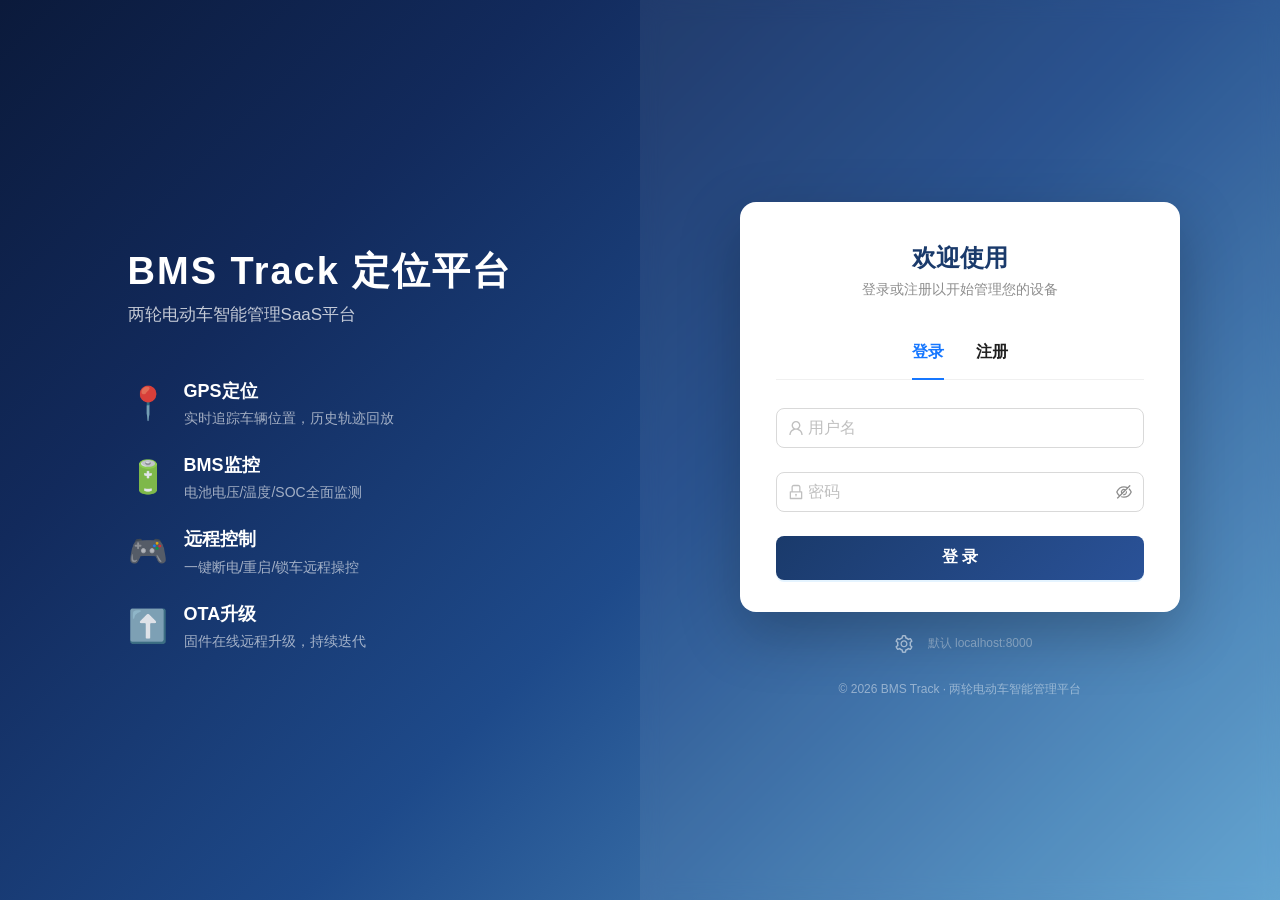
<file: iot/index.html>
<!doctype html>
<html lang="en">
  <head>
    <meta charset="UTF-8" />
    <link rel="icon" type="image/svg+xml" href="./favicon.svg" />
    <meta name="viewport" content="width=device-width, initial-scale=1.0" />
    <style>
      /* Leaflet 核心样式（内联，不依赖外部 CDN） */
      .leaflet-container{overflow:hidden;position:relative;background:#ddd;outline:0}
      .leaflet-container .leaflet-pane,.leaflet-container .leaflet-tile,.leaflet-container .leaflet-marker-icon,.leaflet-container .leaflet-marker-shadow,.leaflet-container .leaflet-tile-container{position:absolute;left:0;top:0}
      .leaflet-container .leaflet-tile{visibility:hidden}
      .leaflet-container .leaflet-tile-loaded{visibility:inherit}
      .leaflet-tile-pane{z-index:2}
      .leaflet-overlay-pane{z-index:4}
      .leaflet-shadow-pane{z-index:5}
      .leaflet-marker-pane{z-index:6}
      .leaflet-tooltip-pane{z-index:7}
      .leaflet-popup-pane{z-index:8}
      .leaflet-zoom-box{width:0;height:0}
      .leaflet-control{z-index:8;position:relative}
      .leaflet-top,.leaflet-bottom{position:absolute;z-index:9;pointer-events:none}
      .leaflet-top{top:0}.leaflet-right{right:0}.leaflet-bottom{bottom:0}.leaflet-left{left:0}
      .leaflet-control{float:left;clear:both}
      .leaflet-fade-anim .leaflet-tile{will-change:opacity}
      .leaflet-fade-anim .leaflet-popup{opacity:0;transition:opacity .2s linear}
      .leaflet-zoom-animated{transform-origin:0 0;transition:transform .25s cubic-bezier(0,0,0.25,1)}
      .leaflet-tile-container img{display:block}
      .leaflet-container img.leaflet-image-layer{max-width:none!important}
      .leaflet-container img.leaflet-tile{max-width:none!important;width:256px;height:256px;-webkit-user-select:none;-moz-user-select:none;user-select:none;mix-blend-mode:plus-lighter}
      .leaflet-container.leaflet-touch-zoom{touch-action:pan-x pan-y}
      .leaflet-container a{color:#0078A8}
      .leaflet-bar{box-shadow:0 1px 5px rgba(0,0,0,0.65);border-radius:4px}
      .leaflet-bar a{display:block;text-align:center;text-decoration:none;background:#fff;border-bottom:1px solid #ccc;width:30px;height:30px;line-height:30px;color:#000}
      .leaflet-bar a:last-child{border-bottom:none;border-radius:0 0 4px 4px}
      .leaflet-bar a:first-child{border-radius:4px 4px 0 0}
      .leaflet-bar a:hover{background:#f4f4f4}
      .leaflet-popup{position:absolute;text-align:center;margin-bottom:20px}
      .leaflet-popup-content-wrapper{padding:1px;text-align:left;border-radius:12px}
      .leaflet-popup-content{margin:13px 19px;line-height:1.4;min-width:120px}
      .leaflet-popup-tip-container{width:40px;height:20px;position:absolute;left:50%;margin-left:-20px;overflow:hidden;pointer-events:none}
      .leaflet-popup-tip{width:17px;height:17px;padding:1px;margin:-10px auto 0;transform:rotate(45deg);background:#fff;border:1px solid #999}
      .leaflet-container a.leaflet-popup-close-button{position:absolute;top:0;right:0;padding:4px 4px 0 0;text-align:center;width:18px;height:14px;font:16px/14px Tahoma;color:#c3c3c3;text-decoration:none;font-weight:bold;background:transparent}
      .leaflet-control-attribution{background:#fff;background:rgba(255,255,255,0.7);margin:0;padding:0 5px;color:#333;font-size:11px}
      .leaflet-control-zoom a{display:block;text-align:center;text-decoration:none}
      .leaflet-control-zoom-in{font:bold 18px 'Lucida Console',Monaco,monospace}
      .leaflet-control-zoom-out{font:bold 22px 'Lucida Console',Monaco,monospace}
    </style>
    <title>BMS Track Platform</title>
    <script type="module" crossorigin src="./assets/index-gbhZCgX4.js"></script>
    <link rel="stylesheet" crossorigin href="./assets/index-Dc1T6SW4.css">
  </head>
  <body>
    <div id="root"></div>
  </body>
</html>
</file>
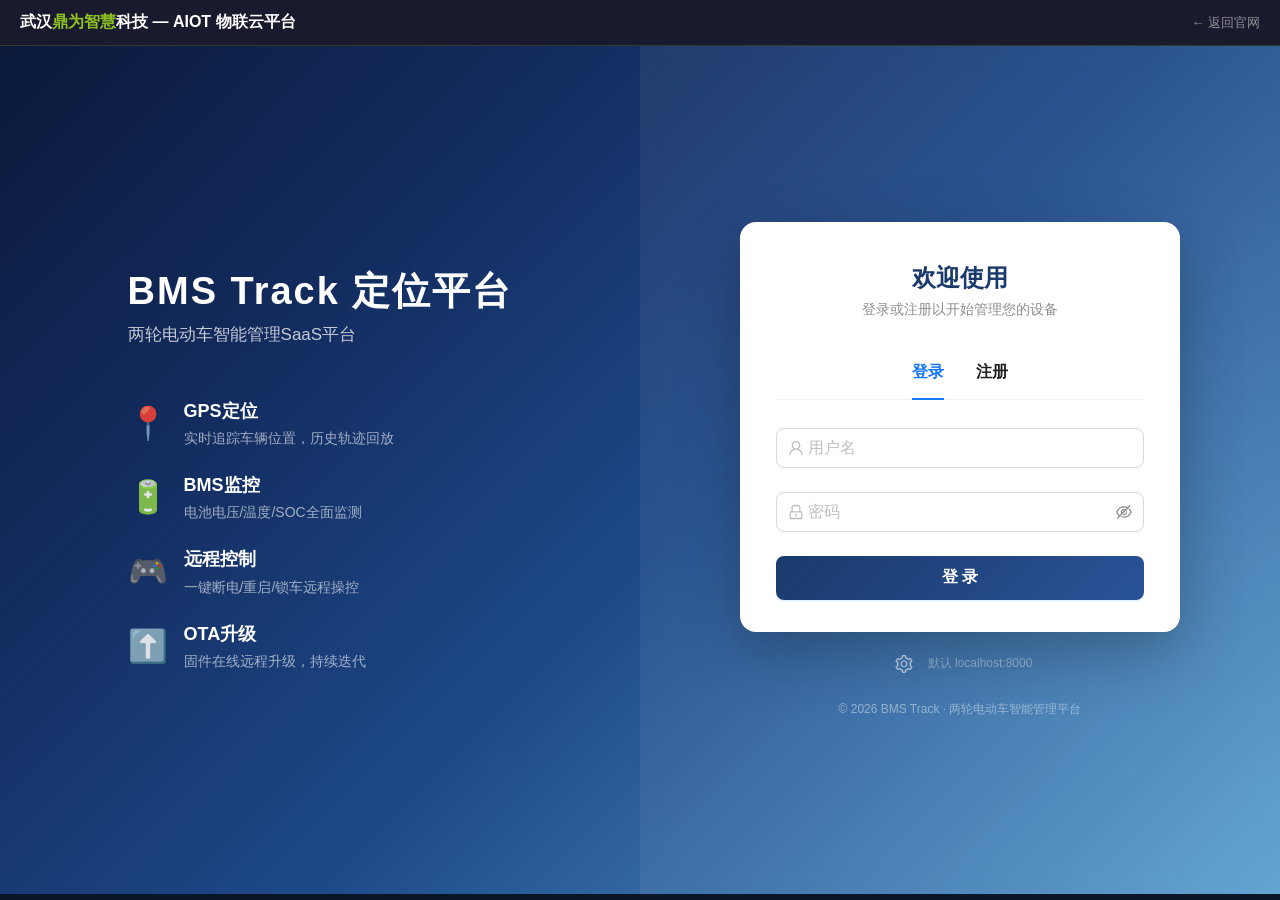
<file: dashboard.html>
<!DOCTYPE html>
<html lang="zh-CN">
<head>
<meta charset="UTF-8">
<meta name="viewport" content="width=device-width, initial-scale=1.0">
<title>AIOT 物联云平台 — 武汉鼎为智慧科技</title>
<meta name="description" content="鼎为智慧 AIOT 物联网云平台：设备管理、实时监控、GPS 轨迹回放、BMS 电池数据分析、远程 OTA 升级、电子围栏。">
<style>
* { margin: 0; padding: 0; box-sizing: border-box; }
body { font-family: 'Microsoft YaHei',sans-serif; background: #0a1628; overflow: hidden; }
.header-bar {
  background: #1a1a2e; padding: 12px 20px;
  display: flex; align-items: center; justify-content: space-between;
  border-bottom: 1px solid rgba(143,195,32,0.2);
}
.header-bar .brand { color: #fff; font-size: 16px; font-weight: 700; text-decoration: none; }
.header-bar .brand span { color: #8fc320; }
.header-bar .links a {
  color: rgba(255,255,255,0.5); margin-left: 20px;
  font-size: 13px; text-decoration: none; transition: color .3s;
}
.header-bar .links a:hover { color: #8fc320; }
.iframe-wrap { width: 100%; height: calc(100vh - 52px); border: none; }
.iframe-wrap iframe { width: 100%; height: 100%; border: none; }
</style>
</head>
<body>
<div class="header-bar">
  <a href="index.html" class="brand">武汉<span>鼎为智慧</span>科技 — AIOT 物联云平台</a>
  <div class="links">
    <a href="index.html">← 返回官网</a>
  </div>
</div>
<div class="iframe-wrap">
  <iframe src="iot/index.html" title="AIOT Dashboard"></iframe>
</div>
</body>
</html>
</file>
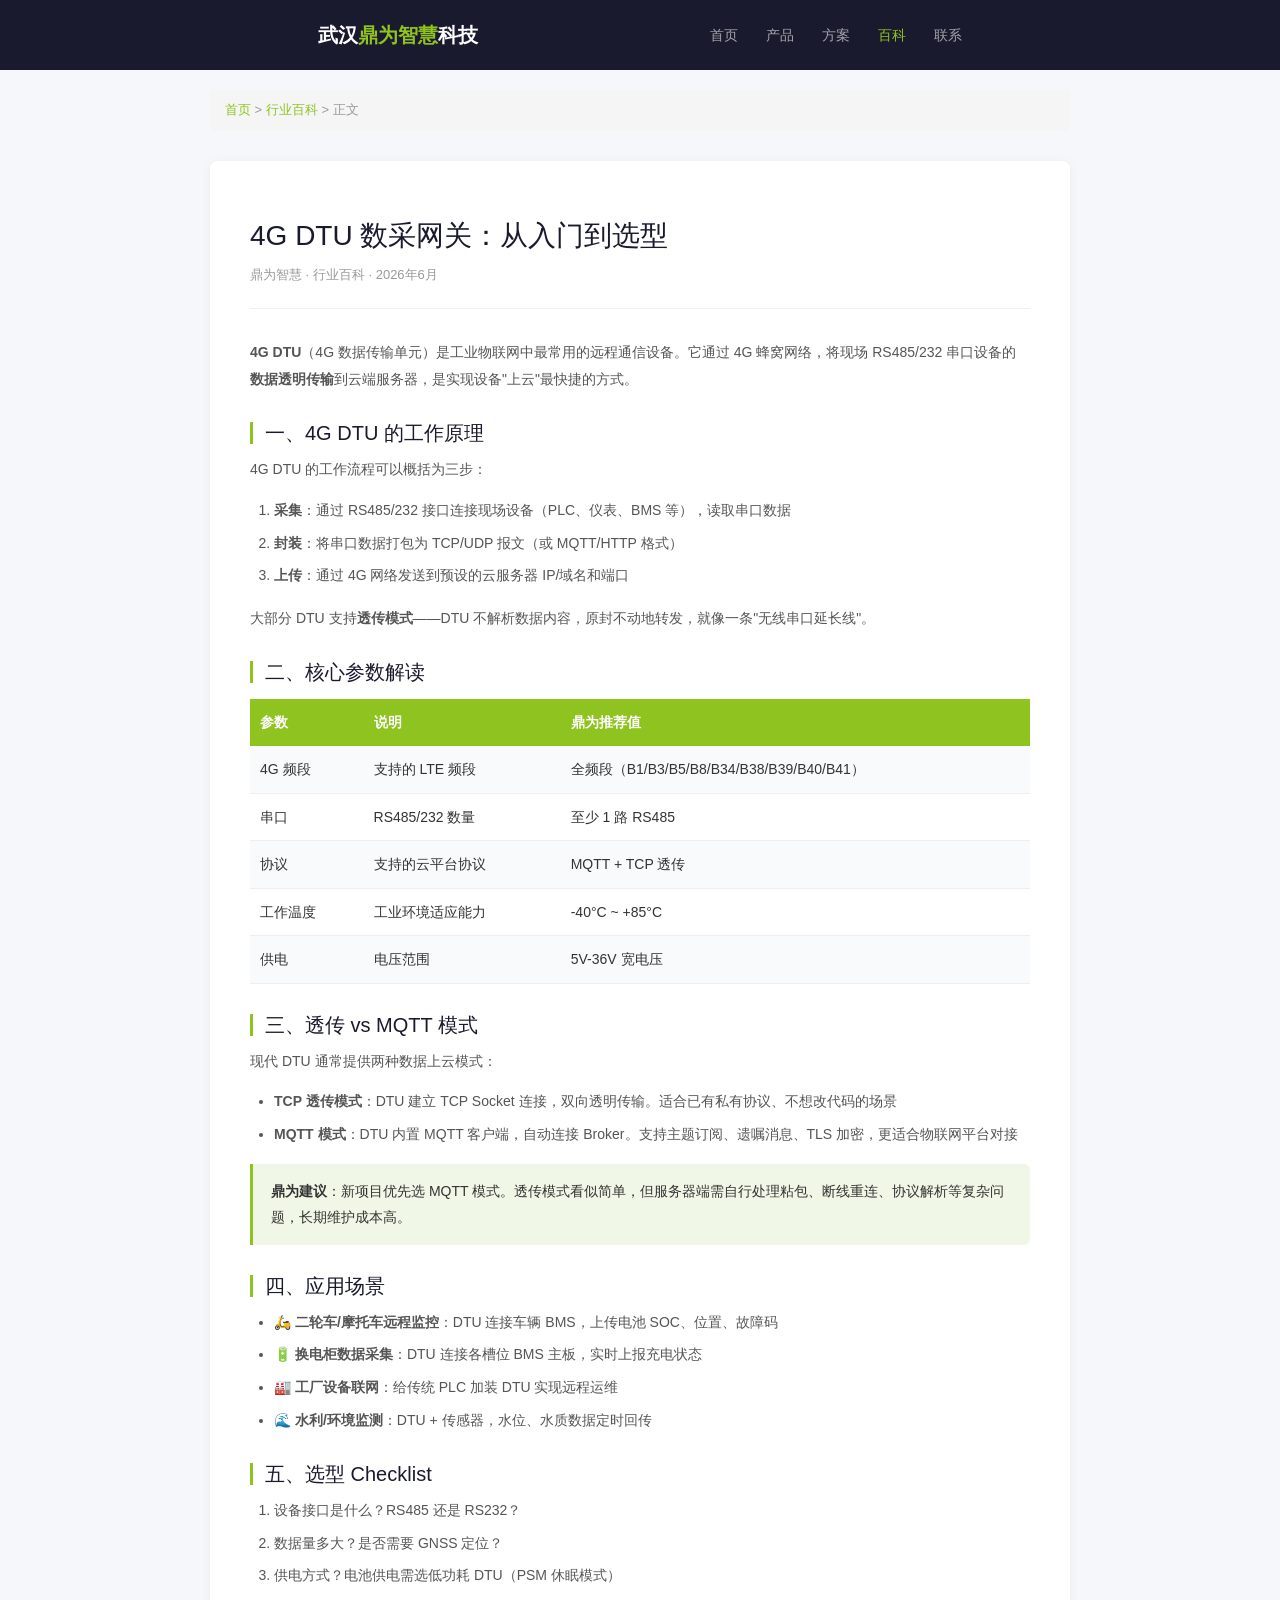
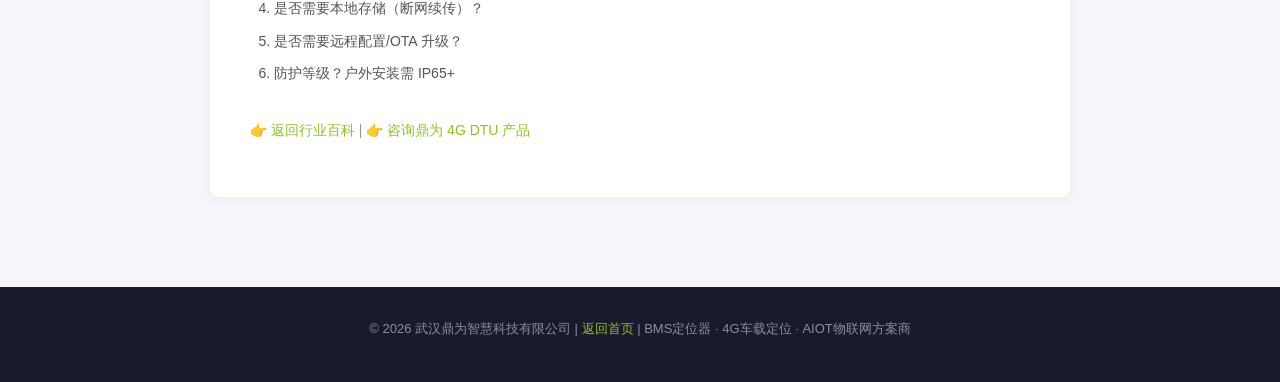
<file: wiki-4g-dtu.html>
<!DOCTYPE html>
<html lang="zh-CN">
<head>
<meta charset="UTF-8">
<meta name="viewport" content="width=device-width, initial-scale=1.0">
<title>4G DTU 数采网关：从入门到选型 — 鼎为智慧行业百科</title>
<meta name="description" content="4G DTU 数采网关完整指南：工作原理、核心参数、应用场景、选型要点。涵盖透传模式、MQTT/HTTP 协议、低功耗设计、远程配置。">
<meta name="keywords" content="4G DTU,数采网关,4G数传终端,DTU选型,透传模式,MQTT DTU,远程数据采集,工业网关,RS485转4G">
<link href="https://cdn.jsdelivr.net/npm/bootstrap@3.3.7/dist/css/bootstrap.min.css" rel="stylesheet">
<style>
* { margin: 0; padding: 0; box-sizing: border-box; }
body { font-family: 'Microsoft YaHei','PingFang SC',sans-serif; background: #f5f7fa; color: #333; line-height: 1.9; }
.header { background: #1a1a2e; padding: 16px 0; position: sticky; top: 0; z-index: 100; }
.header .container { display: flex; justify-content: space-between; align-items: center; max-width: 1100px; margin: 0 auto; padding: 0 20px; }
.header .logo a { color: #fff; font-size: 20px; font-weight: 700; text-decoration: none; }
.header .logo a span { color: #8fc320; }
.header .nav a { color: rgba(255,255,255,0.6); margin-left: 24px; font-size: 14px; text-decoration: none; transition: color .3s; }
.header .nav a:hover,.header .nav a.active { color: #8fc320; }
.container { max-width: 900px; margin: 0 auto; padding: 0 20px; }
.article { background: #fff; border-radius: 8px; padding: 40px; margin: 30px auto; box-shadow: 0 2px 12px rgba(0,0,0,0.05); }
.article h1 { font-size: 28px; color: #1a1a2e; margin-bottom: 12px; }
.article .meta { color: #999; font-size: 13px; margin-bottom: 30px; padding-bottom: 20px; border-bottom: 1px solid #eee; }
.article h2 { font-size: 20px; color: #1a1a2e; margin: 30px 0 12px; padding-left: 12px; border-left: 3px solid #8fc320; }
.article h3 { font-size: 17px; color: #333; margin: 20px 0 8px; }
.article p { margin-bottom: 14px; color: #555; }
.article ul,.article ol { margin: 10px 0 16px 24px; color: #555; }
.article li { margin-bottom: 6px; }
.article table { width: 100%; border-collapse: collapse; margin: 16px 0; font-size: 14px; }
.article table th { background: #8fc320; color: #fff; padding: 10px; text-align: left; }
.article table td { padding: 10px; border-bottom: 1px solid #eee; }
.article table tr:nth-child(even) td { background: #f9fafb; }
.article .highlight { background: #f0f7e6; border-left: 3px solid #8fc320; padding: 14px 18px; margin: 16px 0; border-radius: 0 6px 6px 0; }
.article .highlight p { margin: 0; color: #333; }
.article a { color: #8fc320; text-decoration: none; }
.article a:hover { text-decoration: underline; }
.footer { background: #1a1a2e; color: rgba(255,255,255,0.5); text-align: center; padding: 30px 20px; margin-top: 60px; font-size: 13px; }
.footer a { color: #8fc320; }
@media (max-width: 768px) {
  .article { padding: 24px 16px; }
  .article h1 { font-size: 22px; }
  .article h2 { font-size: 17px; }
  .header .nav a { margin-left: 12px; font-size: 13px; }
}
/* Wiki list page */
.wiki-grid { display: grid; grid-template-columns: repeat(2, 1fr); gap: 20px; margin-top: 30px; }
.wiki-card { background: #fff; border-radius: 8px; padding: 28px 24px; box-shadow: 0 2px 8px rgba(0,0,0,0.04); transition: transform .3s,box-shadow .3s; text-decoration: none; display: block; }
.wiki-card:hover { transform: translateY(-3px); box-shadow: 0 6px 20px rgba(0,0,0,0.08); text-decoration: none; }
.wiki-card .wc-icon { font-size: 32px; margin-bottom: 10px; }
.wiki-card h3 { color: #1a1a2e; font-size: 18px; margin-bottom: 8px; }
.wiki-card p { color: #888; font-size: 14px; line-height: 1.6; }
.wiki-card .wc-tag { display: inline-block; background: #f0f7e6; color: #8fc320; font-size: 11px; padding: 2px 10px; border-radius: 12px; margin-top: 10px; font-weight: 600; }
@media (max-width: 768px) { .wiki-grid { grid-template-columns: 1fr; } }
.breadcrumb { font-size: 13px; color: #999; margin: 20px 0 0; }
.breadcrumb a { color: #8fc320; }
</style>
</head>
<body>
<div class="header"><div class="container">
<div class="logo"><a href="index.html">武汉<span>鼎为智慧</span>科技</a></div>
<div class="nav">
<a href="index.html">首页</a>
<a href="index.html#service">产品</a>
<a href="index.html#work">方案</a>
<a href="wiki.html" class="active">百科</a>
<a href="index.html#contact">联系</a>
</div></div></div>

<div class="container">
<div class="breadcrumb"><a href="index.html">首页</a> &gt; <a href="wiki.html">行业百科</a> &gt; 正文</div>
<div class="article">

<h1>4G DTU 数采网关：从入门到选型</h1>
<div class="meta">鼎为智慧 · 行业百科 · 2026年6月</div>

<p><strong>4G DTU</strong>（4G 数据传输单元）是工业物联网中最常用的远程通信设备。它通过 4G 蜂窝网络，将现场 RS485/232 串口设备的<strong>数据透明传输</strong>到云端服务器，是实现设备"上云"最快捷的方式。</p>

<h2>一、4G DTU 的工作原理</h2>
<p>4G DTU 的工作流程可以概括为三步：</p>
<ol>
<li><strong>采集</strong>：通过 RS485/232 接口连接现场设备（PLC、仪表、BMS 等），读取串口数据</li>
<li><strong>封装</strong>：将串口数据打包为 TCP/UDP 报文（或 MQTT/HTTP 格式）</li>
<li><strong>上传</strong>：通过 4G 网络发送到预设的云服务器 IP/域名和端口</li>
</ol>
<p>大部分 DTU 支持<strong>透传模式</strong>——DTU 不解析数据内容，原封不动地转发，就像一条"无线串口延长线"。</p>

<h2>二、核心参数解读</h2>
<table>
<tr><th>参数</th><th>说明</th><th>鼎为推荐值</th></tr>
<tr><td>4G 频段</td><td>支持的 LTE 频段</td><td>全频段（B1/B3/B5/B8/B34/B38/B39/B40/B41）</td></tr>
<tr><td>串口</td><td>RS485/232 数量</td><td>至少 1 路 RS485</td></tr>
<tr><td>协议</td><td>支持的云平台协议</td><td>MQTT + TCP 透传</td></tr>
<tr><td>工作温度</td><td>工业环境适应能力</td><td>-40°C ~ +85°C</td></tr>
<tr><td>供电</td><td>电压范围</td><td>5V-36V 宽电压</td></tr>
</table>

<h2>三、透传 vs MQTT 模式</h2>
<p>现代 DTU 通常提供两种数据上云模式：</p>
<ul>
<li><strong>TCP 透传模式</strong>：DTU 建立 TCP Socket 连接，双向透明传输。适合已有私有协议、不想改代码的场景</li>
<li><strong>MQTT 模式</strong>：DTU 内置 MQTT 客户端，自动连接 Broker。支持主题订阅、遗嘱消息、TLS 加密，更适合物联网平台对接</li>
</ul>

<div class="highlight"><p><strong>鼎为建议</strong>：新项目优先选 MQTT 模式。透传模式看似简单，但服务器端需自行处理粘包、断线重连、协议解析等复杂问题，长期维护成本高。</p></div>

<h2>四、应用场景</h2>
<ul>
<li>🛵 <strong>二轮车/摩托车远程监控</strong>：DTU 连接车辆 BMS，上传电池 SOC、位置、故障码</li>
<li>🔋 <strong>换电柜数据采集</strong>：DTU 连接各槽位 BMS 主板，实时上报充电状态</li>
<li>🏭 <strong>工厂设备联网</strong>：给传统 PLC 加装 DTU 实现远程运维</li>
<li>🌊 <strong>水利/环境监测</strong>：DTU + 传感器，水位、水质数据定时回传</li>
</ul>

<h2>五、选型 Checklist</h2>
<ol>
<li>设备接口是什么？RS485 还是 RS232？</li>
<li>数据量多大？是否需要 GNSS 定位？</li>
<li>供电方式？电池供电需选低功耗 DTU（PSM 休眠模式）</li>
<li>是否需要本地存储（断网续传）？</li>
<li>是否需要远程配置/OTA 升级？</li>
<li>防护等级？户外安装需 IP65+</li>
</ol>

<p style="margin-top:30px;color:#999;">👉 <a href="wiki.html">返回行业百科</a> | 👉 <a href="index.html#contact">咨询鼎为 4G DTU 产品</a></p>

</div>
</div>

<div class="footer">
  <p>© 2026 武汉鼎为智慧科技有限公司 | <a href="index.html">返回首页</a> | BMS定位器 · 4G车载定位 · AIOT物联网方案商</p>
</div>
</body></html>
</file>
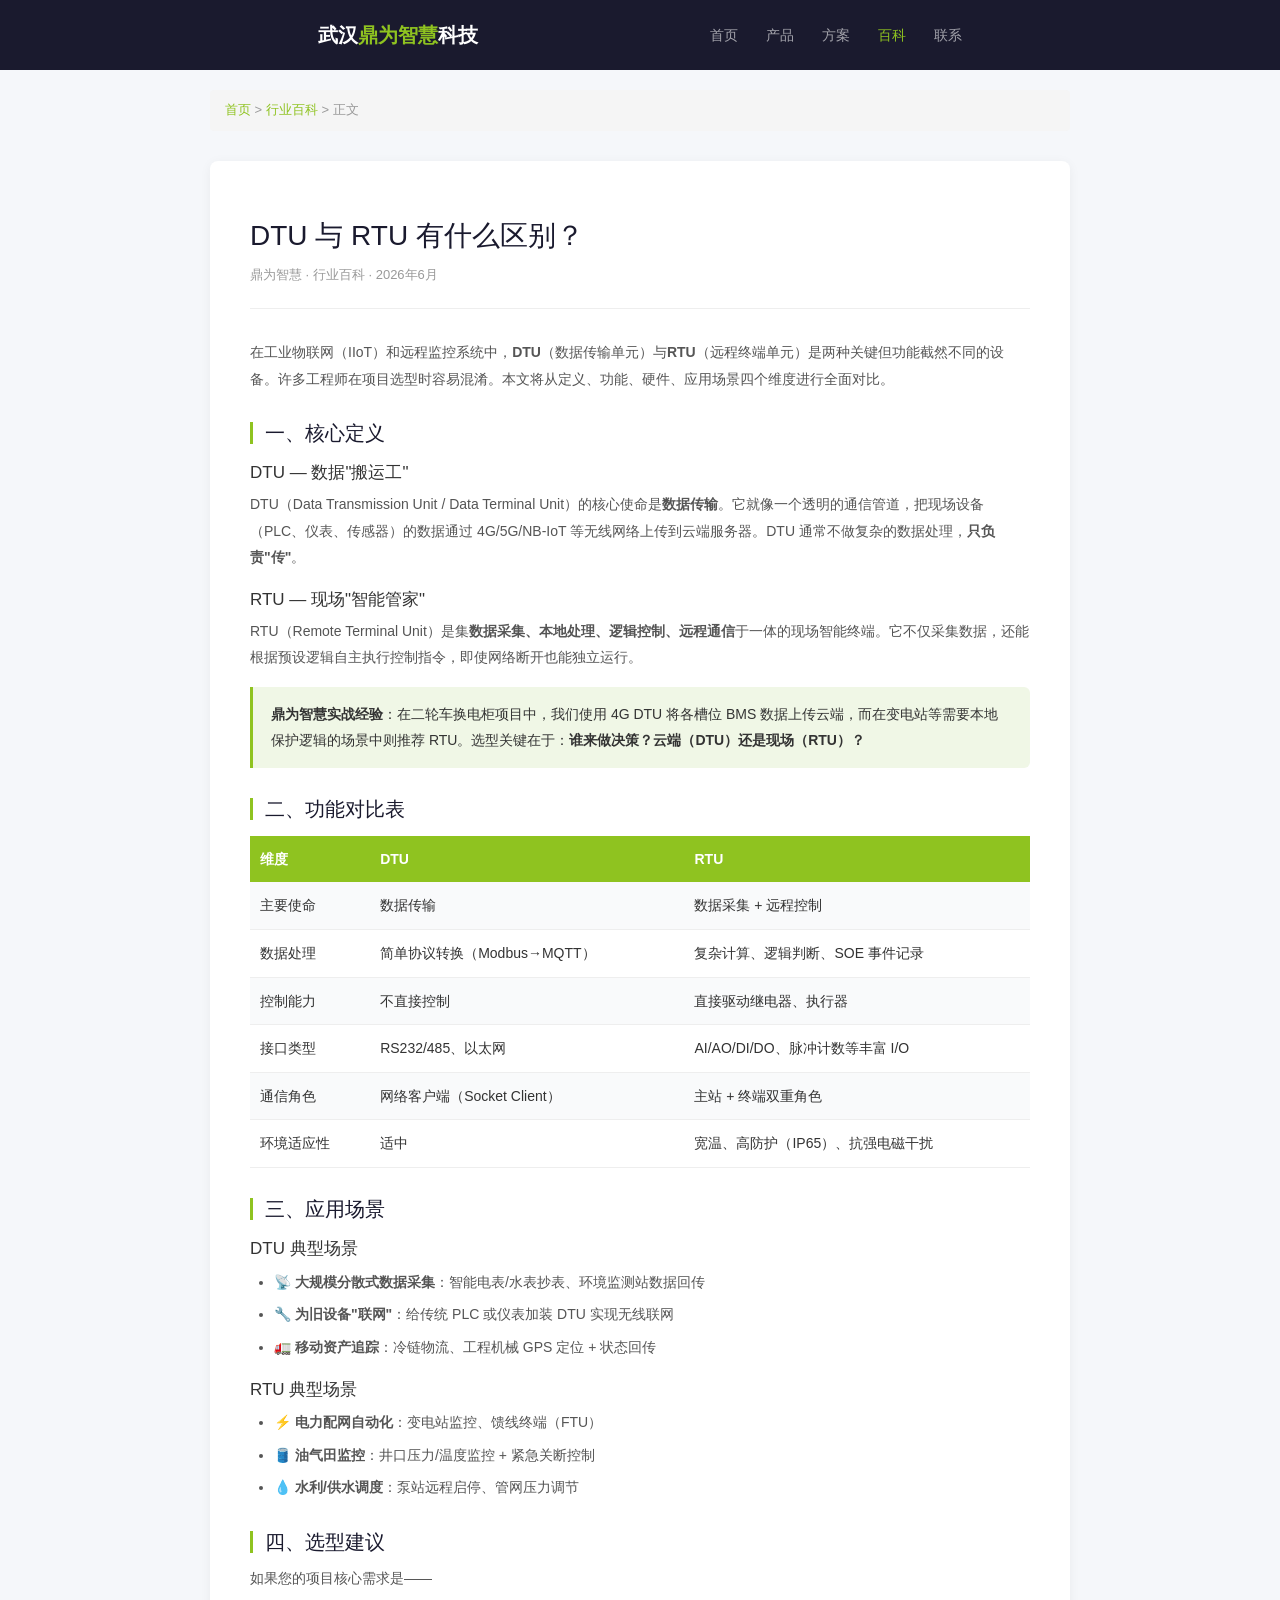
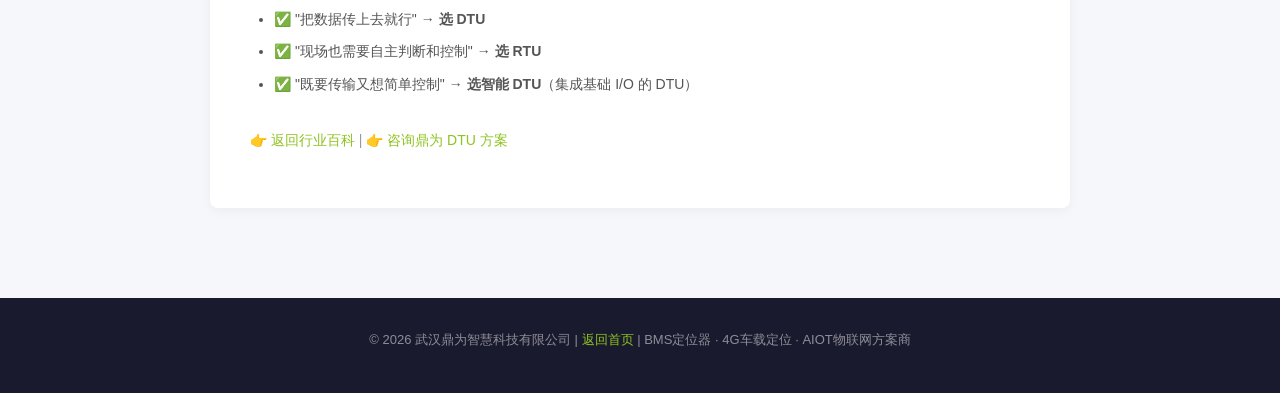
<file: wiki-dtu.html>
<!DOCTYPE html>
<html lang="zh-CN">
<head>
<meta charset="UTF-8">
<meta name="viewport" content="width=device-width, initial-scale=1.0">
<title>DTU 与 RTU 有什么区别？— 鼎为智慧行业百科</title>
<meta name="description" content="深入对比DTU(数据传输单元)与RTU(远程终端单元)的定义、核心功能、硬件结构、应用场景及技术参数。鼎为智慧行业百科出品。">
<meta name="keywords" content="DTU,RTU,数据传输单元,远程终端单元,DTU和RTU区别,工业物联网,通信网关,Modbus">
<link href="https://cdn.jsdelivr.net/npm/bootstrap@3.3.7/dist/css/bootstrap.min.css" rel="stylesheet">
<style>
* { margin: 0; padding: 0; box-sizing: border-box; }
body { font-family: 'Microsoft YaHei','PingFang SC',sans-serif; background: #f5f7fa; color: #333; line-height: 1.9; }
.header { background: #1a1a2e; padding: 16px 0; position: sticky; top: 0; z-index: 100; }
.header .container { display: flex; justify-content: space-between; align-items: center; max-width: 1100px; margin: 0 auto; padding: 0 20px; }
.header .logo a { color: #fff; font-size: 20px; font-weight: 700; text-decoration: none; }
.header .logo a span { color: #8fc320; }
.header .nav a { color: rgba(255,255,255,0.6); margin-left: 24px; font-size: 14px; text-decoration: none; transition: color .3s; }
.header .nav a:hover,.header .nav a.active { color: #8fc320; }
.container { max-width: 900px; margin: 0 auto; padding: 0 20px; }
.article { background: #fff; border-radius: 8px; padding: 40px; margin: 30px auto; box-shadow: 0 2px 12px rgba(0,0,0,0.05); }
.article h1 { font-size: 28px; color: #1a1a2e; margin-bottom: 12px; }
.article .meta { color: #999; font-size: 13px; margin-bottom: 30px; padding-bottom: 20px; border-bottom: 1px solid #eee; }
.article h2 { font-size: 20px; color: #1a1a2e; margin: 30px 0 12px; padding-left: 12px; border-left: 3px solid #8fc320; }
.article h3 { font-size: 17px; color: #333; margin: 20px 0 8px; }
.article p { margin-bottom: 14px; color: #555; }
.article ul,.article ol { margin: 10px 0 16px 24px; color: #555; }
.article li { margin-bottom: 6px; }
.article table { width: 100%; border-collapse: collapse; margin: 16px 0; font-size: 14px; }
.article table th { background: #8fc320; color: #fff; padding: 10px; text-align: left; }
.article table td { padding: 10px; border-bottom: 1px solid #eee; }
.article table tr:nth-child(even) td { background: #f9fafb; }
.article .highlight { background: #f0f7e6; border-left: 3px solid #8fc320; padding: 14px 18px; margin: 16px 0; border-radius: 0 6px 6px 0; }
.article .highlight p { margin: 0; color: #333; }
.article a { color: #8fc320; text-decoration: none; }
.article a:hover { text-decoration: underline; }
.footer { background: #1a1a2e; color: rgba(255,255,255,0.5); text-align: center; padding: 30px 20px; margin-top: 60px; font-size: 13px; }
.footer a { color: #8fc320; }
@media (max-width: 768px) {
  .article { padding: 24px 16px; }
  .article h1 { font-size: 22px; }
  .article h2 { font-size: 17px; }
  .header .nav a { margin-left: 12px; font-size: 13px; }
}
/* Wiki list page */
.wiki-grid { display: grid; grid-template-columns: repeat(2, 1fr); gap: 20px; margin-top: 30px; }
.wiki-card { background: #fff; border-radius: 8px; padding: 28px 24px; box-shadow: 0 2px 8px rgba(0,0,0,0.04); transition: transform .3s,box-shadow .3s; text-decoration: none; display: block; }
.wiki-card:hover { transform: translateY(-3px); box-shadow: 0 6px 20px rgba(0,0,0,0.08); text-decoration: none; }
.wiki-card .wc-icon { font-size: 32px; margin-bottom: 10px; }
.wiki-card h3 { color: #1a1a2e; font-size: 18px; margin-bottom: 8px; }
.wiki-card p { color: #888; font-size: 14px; line-height: 1.6; }
.wiki-card .wc-tag { display: inline-block; background: #f0f7e6; color: #8fc320; font-size: 11px; padding: 2px 10px; border-radius: 12px; margin-top: 10px; font-weight: 600; }
@media (max-width: 768px) { .wiki-grid { grid-template-columns: 1fr; } }
.breadcrumb { font-size: 13px; color: #999; margin: 20px 0 0; }
.breadcrumb a { color: #8fc320; }
</style>
</head>
<body>
<div class="header"><div class="container">
<div class="logo"><a href="index.html">武汉<span>鼎为智慧</span>科技</a></div>
<div class="nav">
<a href="index.html">首页</a>
<a href="index.html#service">产品</a>
<a href="index.html#work">方案</a>
<a href="wiki.html" class="active">百科</a>
<a href="index.html#contact">联系</a>
</div></div></div>

<div class="container">
<div class="breadcrumb"><a href="index.html">首页</a> &gt; <a href="wiki.html">行业百科</a> &gt; 正文</div>
<div class="article">

<h1>DTU 与 RTU 有什么区别？</h1>
<div class="meta">鼎为智慧 · 行业百科 · 2026年6月</div>

<p>在工业物联网（IIoT）和远程监控系统中，<strong>DTU</strong>（数据传输单元）与<strong>RTU</strong>（远程终端单元）是两种关键但功能截然不同的设备。许多工程师在项目选型时容易混淆。本文将从定义、功能、硬件、应用场景四个维度进行全面对比。</p>

<h2>一、核心定义</h2>
<h3>DTU — 数据"搬运工"</h3>
<p>DTU（Data Transmission Unit / Data Terminal Unit）的核心使命是<strong>数据传输</strong>。它就像一个透明的通信管道，把现场设备（PLC、仪表、传感器）的数据通过 4G/5G/NB-IoT 等无线网络上传到云端服务器。DTU 通常不做复杂的数据处理，<strong>只负责"传"</strong>。</p>

<h3>RTU — 现场"智能管家"</h3>
<p>RTU（Remote Terminal Unit）是集<strong>数据采集、本地处理、逻辑控制、远程通信</strong>于一体的现场智能终端。它不仅采集数据，还能根据预设逻辑自主执行控制指令，即使网络断开也能独立运行。</p>

<div class="highlight"><p><strong>鼎为智慧实战经验</strong>：在二轮车换电柜项目中，我们使用 4G DTU 将各槽位 BMS 数据上传云端，而在变电站等需要本地保护逻辑的场景中则推荐 RTU。选型关键在于：<strong>谁来做决策？云端（DTU）还是现场（RTU）？</strong></p></div>

<h2>二、功能对比表</h2>
<table>
<tr><th>维度</th><th>DTU</th><th>RTU</th></tr>
<tr><td>主要使命</td><td>数据传输</td><td>数据采集 + 远程控制</td></tr>
<tr><td>数据处理</td><td>简单协议转换（Modbus→MQTT）</td><td>复杂计算、逻辑判断、SOE 事件记录</td></tr>
<tr><td>控制能力</td><td>不直接控制</td><td>直接驱动继电器、执行器</td></tr>
<tr><td>接口类型</td><td>RS232/485、以太网</td><td>AI/AO/DI/DO、脉冲计数等丰富 I/O</td></tr>
<tr><td>通信角色</td><td>网络客户端（Socket Client）</td><td>主站 + 终端双重角色</td></tr>
<tr><td>环境适应性</td><td>适中</td><td>宽温、高防护（IP65）、抗强电磁干扰</td></tr>
</table>

<h2>三、应用场景</h2>
<h3>DTU 典型场景</h3>
<ul>
<li>📡 <strong>大规模分散式数据采集</strong>：智能电表/水表抄表、环境监测站数据回传</li>
<li>🔧 <strong>为旧设备"联网"</strong>：给传统 PLC 或仪表加装 DTU 实现无线联网</li>
<li>🚛 <strong>移动资产追踪</strong>：冷链物流、工程机械 GPS 定位 + 状态回传</li>
</ul>

<h3>RTU 典型场景</h3>
<ul>
<li>⚡ <strong>电力配网自动化</strong>：变电站监控、馈线终端（FTU）</li>
<li>🛢️ <strong>油气田监控</strong>：井口压力/温度监控 + 紧急关断控制</li>
<li>💧 <strong>水利/供水调度</strong>：泵站远程启停、管网压力调节</li>
</ul>

<h2>四、选型建议</h2>
<p>如果您的项目核心需求是——</p>
<ul>
<li>✅ "把数据传上去就行" → <strong>选 DTU</strong></li>
<li>✅ "现场也需要自主判断和控制" → <strong>选 RTU</strong></li>
<li>✅ "既要传输又想简单控制" → <strong>选智能 DTU</strong>（集成基础 I/O 的 DTU）</li>
</ul>

<p style="margin-top:30px;color:#999;">👉 <a href="wiki.html">返回行业百科</a> | 👉 <a href="index.html#contact">咨询鼎为 DTU 方案</a></p>

</div>
</div>

<div class="footer">
  <p>© 2026 武汉鼎为智慧科技有限公司 | <a href="index.html">返回首页</a> | BMS定位器 · 4G车载定位 · AIOT物联网方案商</p>
</div>
</body></html>
</file>
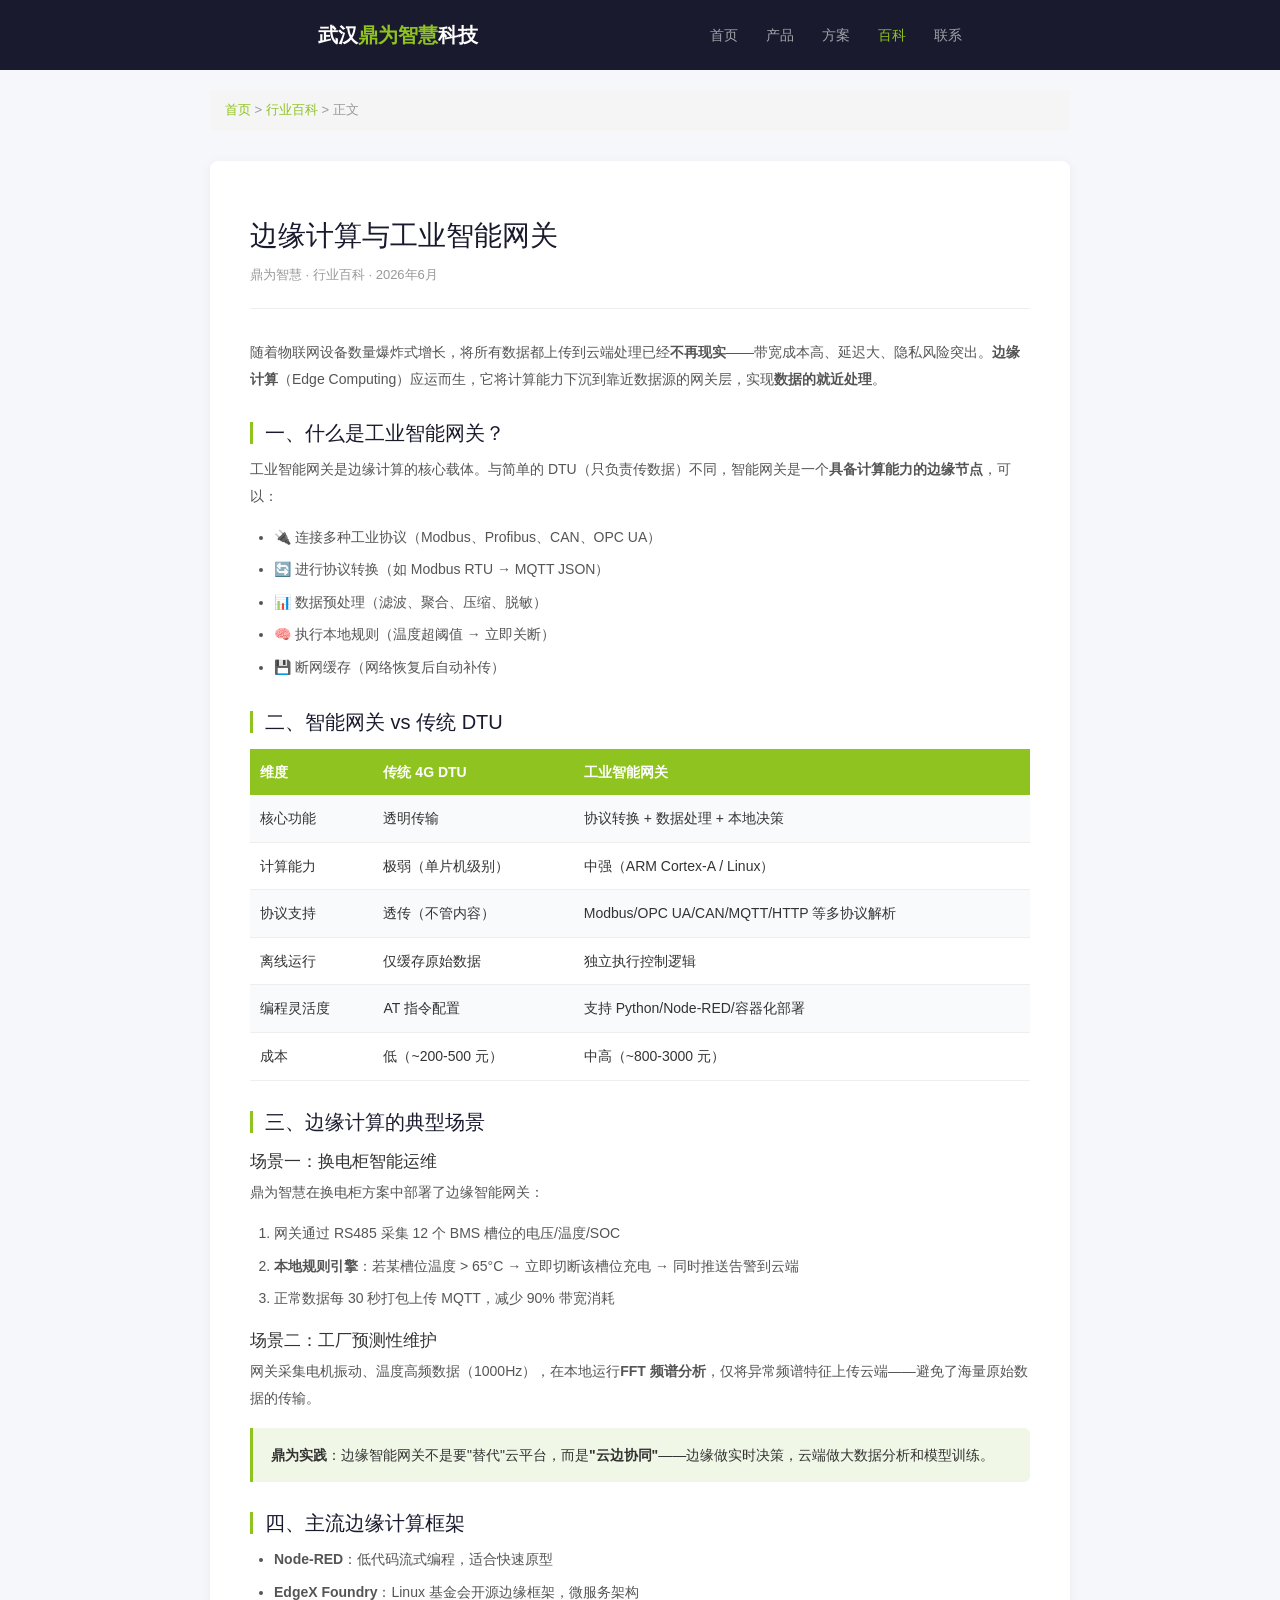
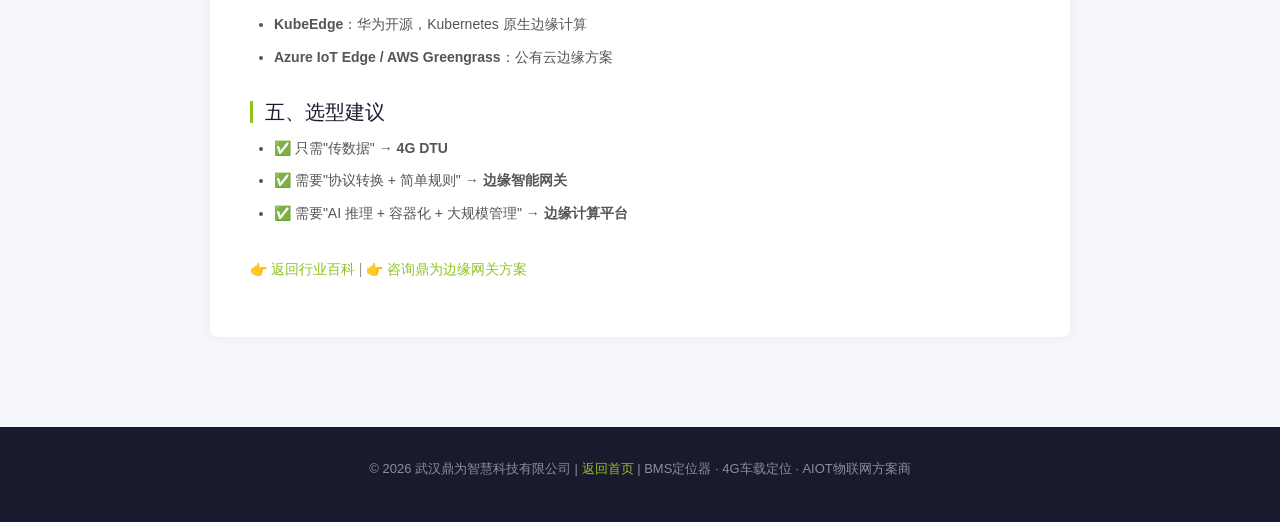
<file: wiki-edge.html>
<!DOCTYPE html>
<html lang="zh-CN">
<head>
<meta charset="UTF-8">
<meta name="viewport" content="width=device-width, initial-scale=1.0">
<title>边缘计算与工业智能网关 — 鼎为智慧行业百科</title>
<meta name="description" content="边缘计算如何赋能工业物联网？智能网关在协议转换、数据预处理、本地决策中的关键作用。MQTT桥接、OPC UA、规则引擎详解。">
<meta name="keywords" content="边缘计算,工业智能网关,协议转换,MQTT桥接,OPC UA,边缘AI,数据预处理,本地决策,规则引擎">
<link href="https://cdn.jsdelivr.net/npm/bootstrap@3.3.7/dist/css/bootstrap.min.css" rel="stylesheet">
<style>
* { margin: 0; padding: 0; box-sizing: border-box; }
body { font-family: 'Microsoft YaHei','PingFang SC',sans-serif; background: #f5f7fa; color: #333; line-height: 1.9; }
.header { background: #1a1a2e; padding: 16px 0; position: sticky; top: 0; z-index: 100; }
.header .container { display: flex; justify-content: space-between; align-items: center; max-width: 1100px; margin: 0 auto; padding: 0 20px; }
.header .logo a { color: #fff; font-size: 20px; font-weight: 700; text-decoration: none; }
.header .logo a span { color: #8fc320; }
.header .nav a { color: rgba(255,255,255,0.6); margin-left: 24px; font-size: 14px; text-decoration: none; transition: color .3s; }
.header .nav a:hover,.header .nav a.active { color: #8fc320; }
.container { max-width: 900px; margin: 0 auto; padding: 0 20px; }
.article { background: #fff; border-radius: 8px; padding: 40px; margin: 30px auto; box-shadow: 0 2px 12px rgba(0,0,0,0.05); }
.article h1 { font-size: 28px; color: #1a1a2e; margin-bottom: 12px; }
.article .meta { color: #999; font-size: 13px; margin-bottom: 30px; padding-bottom: 20px; border-bottom: 1px solid #eee; }
.article h2 { font-size: 20px; color: #1a1a2e; margin: 30px 0 12px; padding-left: 12px; border-left: 3px solid #8fc320; }
.article h3 { font-size: 17px; color: #333; margin: 20px 0 8px; }
.article p { margin-bottom: 14px; color: #555; }
.article ul,.article ol { margin: 10px 0 16px 24px; color: #555; }
.article li { margin-bottom: 6px; }
.article table { width: 100%; border-collapse: collapse; margin: 16px 0; font-size: 14px; }
.article table th { background: #8fc320; color: #fff; padding: 10px; text-align: left; }
.article table td { padding: 10px; border-bottom: 1px solid #eee; }
.article table tr:nth-child(even) td { background: #f9fafb; }
.article .highlight { background: #f0f7e6; border-left: 3px solid #8fc320; padding: 14px 18px; margin: 16px 0; border-radius: 0 6px 6px 0; }
.article .highlight p { margin: 0; color: #333; }
.article a { color: #8fc320; text-decoration: none; }
.article a:hover { text-decoration: underline; }
.footer { background: #1a1a2e; color: rgba(255,255,255,0.5); text-align: center; padding: 30px 20px; margin-top: 60px; font-size: 13px; }
.footer a { color: #8fc320; }
@media (max-width: 768px) {
  .article { padding: 24px 16px; }
  .article h1 { font-size: 22px; }
  .article h2 { font-size: 17px; }
  .header .nav a { margin-left: 12px; font-size: 13px; }
}
/* Wiki list page */
.wiki-grid { display: grid; grid-template-columns: repeat(2, 1fr); gap: 20px; margin-top: 30px; }
.wiki-card { background: #fff; border-radius: 8px; padding: 28px 24px; box-shadow: 0 2px 8px rgba(0,0,0,0.04); transition: transform .3s,box-shadow .3s; text-decoration: none; display: block; }
.wiki-card:hover { transform: translateY(-3px); box-shadow: 0 6px 20px rgba(0,0,0,0.08); text-decoration: none; }
.wiki-card .wc-icon { font-size: 32px; margin-bottom: 10px; }
.wiki-card h3 { color: #1a1a2e; font-size: 18px; margin-bottom: 8px; }
.wiki-card p { color: #888; font-size: 14px; line-height: 1.6; }
.wiki-card .wc-tag { display: inline-block; background: #f0f7e6; color: #8fc320; font-size: 11px; padding: 2px 10px; border-radius: 12px; margin-top: 10px; font-weight: 600; }
@media (max-width: 768px) { .wiki-grid { grid-template-columns: 1fr; } }
.breadcrumb { font-size: 13px; color: #999; margin: 20px 0 0; }
.breadcrumb a { color: #8fc320; }
</style>
</head>
<body>
<div class="header"><div class="container">
<div class="logo"><a href="index.html">武汉<span>鼎为智慧</span>科技</a></div>
<div class="nav">
<a href="index.html">首页</a>
<a href="index.html#service">产品</a>
<a href="index.html#work">方案</a>
<a href="wiki.html" class="active">百科</a>
<a href="index.html#contact">联系</a>
</div></div></div>

<div class="container">
<div class="breadcrumb"><a href="index.html">首页</a> &gt; <a href="wiki.html">行业百科</a> &gt; 正文</div>
<div class="article">

<h1>边缘计算与工业智能网关</h1>
<div class="meta">鼎为智慧 · 行业百科 · 2026年6月</div>

<p>随着物联网设备数量爆炸式增长，将所有数据都上传到云端处理已经<strong>不再现实</strong>——带宽成本高、延迟大、隐私风险突出。<strong>边缘计算</strong>（Edge Computing）应运而生，它将计算能力下沉到靠近数据源的网关层，实现<strong>数据的就近处理</strong>。</p>

<h2>一、什么是工业智能网关？</h2>
<p>工业智能网关是边缘计算的核心载体。与简单的 DTU（只负责传数据）不同，智能网关是一个<strong>具备计算能力的边缘节点</strong>，可以：</p>
<ul>
<li>🔌 连接多种工业协议（Modbus、Profibus、CAN、OPC UA）</li>
<li>🔄 进行协议转换（如 Modbus RTU → MQTT JSON）</li>
<li>📊 数据预处理（滤波、聚合、压缩、脱敏）</li>
<li>🧠 执行本地规则（温度超阈值 → 立即关断）</li>
<li>💾 断网缓存（网络恢复后自动补传）</li>
</ul>

<h2>二、智能网关 vs 传统 DTU</h2>
<table>
<tr><th>维度</th><th>传统 4G DTU</th><th>工业智能网关</th></tr>
<tr><td>核心功能</td><td>透明传输</td><td>协议转换 + 数据处理 + 本地决策</td></tr>
<tr><td>计算能力</td><td>极弱（单片机级别）</td><td>中强（ARM Cortex-A / Linux）</td></tr>
<tr><td>协议支持</td><td>透传（不管内容）</td><td>Modbus/OPC UA/CAN/MQTT/HTTP 等多协议解析</td></tr>
<tr><td>离线运行</td><td>仅缓存原始数据</td><td>独立执行控制逻辑</td></tr>
<tr><td>编程灵活度</td><td>AT 指令配置</td><td>支持 Python/Node-RED/容器化部署</td></tr>
<tr><td>成本</td><td>低（~200-500 元）</td><td>中高（~800-3000 元）</td></tr>
</table>

<h2>三、边缘计算的典型场景</h2>
<h3>场景一：换电柜智能运维</h3>
<p>鼎为智慧在换电柜方案中部署了边缘智能网关：</p>
<ol>
<li>网关通过 RS485 采集 12 个 BMS 槽位的电压/温度/SOC</li>
<li><strong>本地规则引擎</strong>：若某槽位温度 > 65°C → 立即切断该槽位充电 → 同时推送告警到云端</li>
<li>正常数据每 30 秒打包上传 MQTT，减少 90% 带宽消耗</li>
</ol>

<h3>场景二：工厂预测性维护</h3>
<p>网关采集电机振动、温度高频数据（1000Hz），在本地运行<strong>FFT 频谱分析</strong>，仅将异常频谱特征上传云端——避免了海量原始数据的传输。</p>

<div class="highlight"><p><strong>鼎为实践</strong>：边缘智能网关不是要"替代"云平台，而是<strong>"云边协同"</strong>——边缘做实时决策，云端做大数据分析和模型训练。</p></div>

<h2>四、主流边缘计算框架</h2>
<ul>
<li><strong>Node-RED</strong>：低代码流式编程，适合快速原型</li>
<li><strong>EdgeX Foundry</strong>：Linux 基金会开源边缘框架，微服务架构</li>
<li><strong>KubeEdge</strong>：华为开源，Kubernetes 原生边缘计算</li>
<li><strong>Azure IoT Edge / AWS Greengrass</strong>：公有云边缘方案</li>
</ul>

<h2>五、选型建议</h2>
<ul>
<li>✅ 只需"传数据" → <strong>4G DTU</strong></li>
<li>✅ 需要"协议转换 + 简单规则" → <strong>边缘智能网关</strong></li>
<li>✅ 需要"AI 推理 + 容器化 + 大规模管理" → <strong>边缘计算平台</strong></li>
</ul>

<p style="margin-top:30px;color:#999;">👉 <a href="wiki.html">返回行业百科</a> | 👉 <a href="index.html#contact">咨询鼎为边缘网关方案</a></p>

</div>
</div>

<div class="footer">
  <p>© 2026 武汉鼎为智慧科技有限公司 | <a href="index.html">返回首页</a> | BMS定位器 · 4G车载定位 · AIOT物联网方案商</p>
</div>
</body></html>
</file>
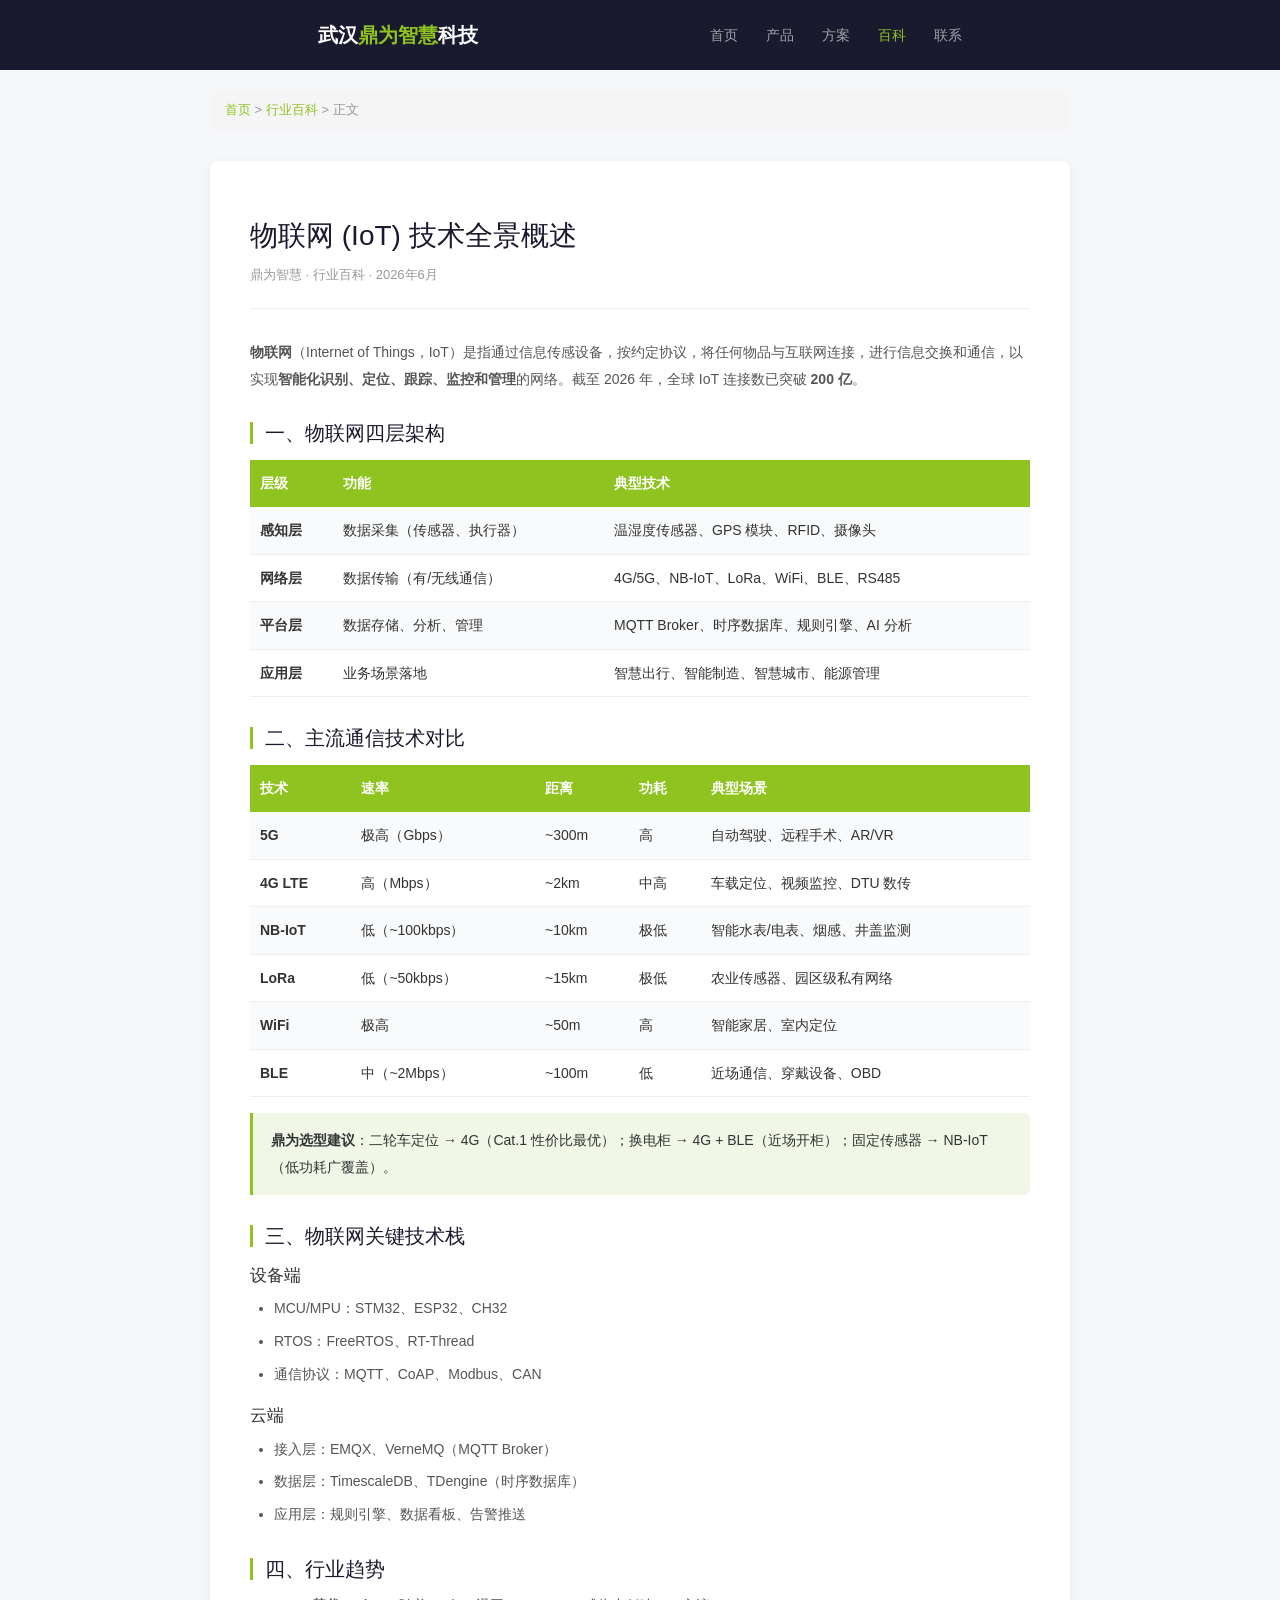
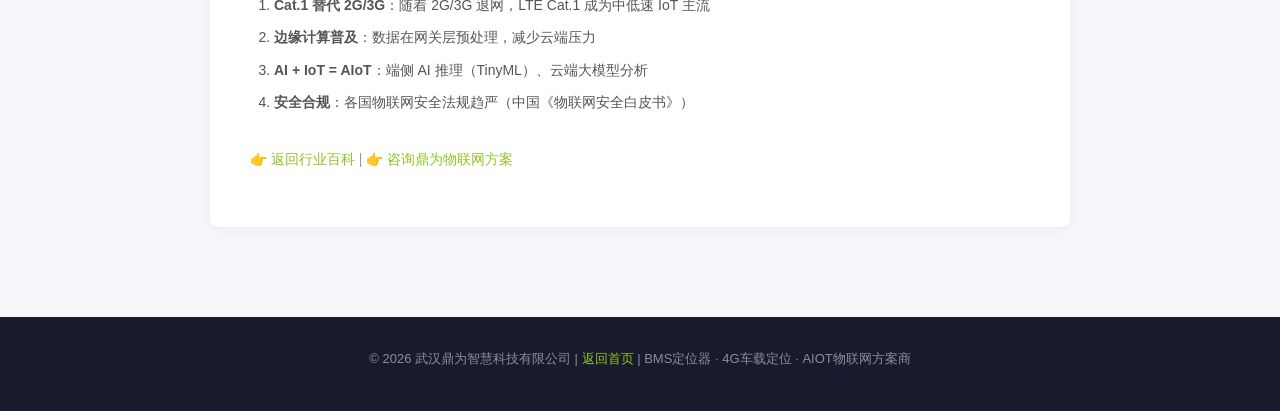
<file: wiki-iot.html>
<!DOCTYPE html>
<html lang="zh-CN">
<head>
<meta charset="UTF-8">
<meta name="viewport" content="width=device-width, initial-scale=1.0">
<title>物联网 (IoT) 技术全景概述 — 鼎为智慧行业百科</title>
<meta name="description" content="物联网技术全景：四层架构（感知/网络/平台/应用）、主流通信技术（5G/NB-IoT/LoRa/WiFi/BLE）、行业应用与趋势。">
<meta name="keywords" content="物联网,IoT,物联网架构,NB-IoT,LoRa,5G物联网,感知层,网络层,物联网平台,智慧城市,工业物联网">
<link href="https://cdn.jsdelivr.net/npm/bootstrap@3.3.7/dist/css/bootstrap.min.css" rel="stylesheet">
<style>
* { margin: 0; padding: 0; box-sizing: border-box; }
body { font-family: 'Microsoft YaHei','PingFang SC',sans-serif; background: #f5f7fa; color: #333; line-height: 1.9; }
.header { background: #1a1a2e; padding: 16px 0; position: sticky; top: 0; z-index: 100; }
.header .container { display: flex; justify-content: space-between; align-items: center; max-width: 1100px; margin: 0 auto; padding: 0 20px; }
.header .logo a { color: #fff; font-size: 20px; font-weight: 700; text-decoration: none; }
.header .logo a span { color: #8fc320; }
.header .nav a { color: rgba(255,255,255,0.6); margin-left: 24px; font-size: 14px; text-decoration: none; transition: color .3s; }
.header .nav a:hover,.header .nav a.active { color: #8fc320; }
.container { max-width: 900px; margin: 0 auto; padding: 0 20px; }
.article { background: #fff; border-radius: 8px; padding: 40px; margin: 30px auto; box-shadow: 0 2px 12px rgba(0,0,0,0.05); }
.article h1 { font-size: 28px; color: #1a1a2e; margin-bottom: 12px; }
.article .meta { color: #999; font-size: 13px; margin-bottom: 30px; padding-bottom: 20px; border-bottom: 1px solid #eee; }
.article h2 { font-size: 20px; color: #1a1a2e; margin: 30px 0 12px; padding-left: 12px; border-left: 3px solid #8fc320; }
.article h3 { font-size: 17px; color: #333; margin: 20px 0 8px; }
.article p { margin-bottom: 14px; color: #555; }
.article ul,.article ol { margin: 10px 0 16px 24px; color: #555; }
.article li { margin-bottom: 6px; }
.article table { width: 100%; border-collapse: collapse; margin: 16px 0; font-size: 14px; }
.article table th { background: #8fc320; color: #fff; padding: 10px; text-align: left; }
.article table td { padding: 10px; border-bottom: 1px solid #eee; }
.article table tr:nth-child(even) td { background: #f9fafb; }
.article .highlight { background: #f0f7e6; border-left: 3px solid #8fc320; padding: 14px 18px; margin: 16px 0; border-radius: 0 6px 6px 0; }
.article .highlight p { margin: 0; color: #333; }
.article a { color: #8fc320; text-decoration: none; }
.article a:hover { text-decoration: underline; }
.footer { background: #1a1a2e; color: rgba(255,255,255,0.5); text-align: center; padding: 30px 20px; margin-top: 60px; font-size: 13px; }
.footer a { color: #8fc320; }
@media (max-width: 768px) {
  .article { padding: 24px 16px; }
  .article h1 { font-size: 22px; }
  .article h2 { font-size: 17px; }
  .header .nav a { margin-left: 12px; font-size: 13px; }
}
/* Wiki list page */
.wiki-grid { display: grid; grid-template-columns: repeat(2, 1fr); gap: 20px; margin-top: 30px; }
.wiki-card { background: #fff; border-radius: 8px; padding: 28px 24px; box-shadow: 0 2px 8px rgba(0,0,0,0.04); transition: transform .3s,box-shadow .3s; text-decoration: none; display: block; }
.wiki-card:hover { transform: translateY(-3px); box-shadow: 0 6px 20px rgba(0,0,0,0.08); text-decoration: none; }
.wiki-card .wc-icon { font-size: 32px; margin-bottom: 10px; }
.wiki-card h3 { color: #1a1a2e; font-size: 18px; margin-bottom: 8px; }
.wiki-card p { color: #888; font-size: 14px; line-height: 1.6; }
.wiki-card .wc-tag { display: inline-block; background: #f0f7e6; color: #8fc320; font-size: 11px; padding: 2px 10px; border-radius: 12px; margin-top: 10px; font-weight: 600; }
@media (max-width: 768px) { .wiki-grid { grid-template-columns: 1fr; } }
.breadcrumb { font-size: 13px; color: #999; margin: 20px 0 0; }
.breadcrumb a { color: #8fc320; }
</style>
</head>
<body>
<div class="header"><div class="container">
<div class="logo"><a href="index.html">武汉<span>鼎为智慧</span>科技</a></div>
<div class="nav">
<a href="index.html">首页</a>
<a href="index.html#service">产品</a>
<a href="index.html#work">方案</a>
<a href="wiki.html" class="active">百科</a>
<a href="index.html#contact">联系</a>
</div></div></div>

<div class="container">
<div class="breadcrumb"><a href="index.html">首页</a> &gt; <a href="wiki.html">行业百科</a> &gt; 正文</div>
<div class="article">

<h1>物联网 (IoT) 技术全景概述</h1>
<div class="meta">鼎为智慧 · 行业百科 · 2026年6月</div>

<p><strong>物联网</strong>（Internet of Things，IoT）是指通过信息传感设备，按约定协议，将任何物品与互联网连接，进行信息交换和通信，以实现<strong>智能化识别、定位、跟踪、监控和管理</strong>的网络。截至 2026 年，全球 IoT 连接数已突破 <strong>200 亿</strong>。</p>

<h2>一、物联网四层架构</h2>
<table>
<tr><th>层级</th><th>功能</th><th>典型技术</th></tr>
<tr><td><strong>感知层</strong></td><td>数据采集（传感器、执行器）</td><td>温湿度传感器、GPS 模块、RFID、摄像头</td></tr>
<tr><td><strong>网络层</strong></td><td>数据传输（有/无线通信）</td><td>4G/5G、NB-IoT、LoRa、WiFi、BLE、RS485</td></tr>
<tr><td><strong>平台层</strong></td><td>数据存储、分析、管理</td><td>MQTT Broker、时序数据库、规则引擎、AI 分析</td></tr>
<tr><td><strong>应用层</strong></td><td>业务场景落地</td><td>智慧出行、智能制造、智慧城市、能源管理</td></tr>
</table>

<h2>二、主流通信技术对比</h2>
<table>
<tr><th>技术</th><th>速率</th><th>距离</th><th>功耗</th><th>典型场景</th></tr>
<tr><td><strong>5G</strong></td><td>极高（Gbps）</td><td>~300m</td><td>高</td><td>自动驾驶、远程手术、AR/VR</td></tr>
<tr><td><strong>4G LTE</strong></td><td>高（Mbps）</td><td>~2km</td><td>中高</td><td>车载定位、视频监控、DTU 数传</td></tr>
<tr><td><strong>NB-IoT</strong></td><td>低（~100kbps）</td><td>~10km</td><td>极低</td><td>智能水表/电表、烟感、井盖监测</td></tr>
<tr><td><strong>LoRa</strong></td><td>低（~50kbps）</td><td>~15km</td><td>极低</td><td>农业传感器、园区级私有网络</td></tr>
<tr><td><strong>WiFi</strong></td><td>极高</td><td>~50m</td><td>高</td><td>智能家居、室内定位</td></tr>
<tr><td><strong>BLE</strong></td><td>中（~2Mbps）</td><td>~100m</td><td>低</td><td>近场通信、穿戴设备、OBD</td></tr>
</table>

<div class="highlight"><p><strong>鼎为选型建议</strong>：二轮车定位 → 4G（Cat.1 性价比最优）；换电柜 → 4G + BLE（近场开柜）；固定传感器 → NB-IoT（低功耗广覆盖）。</p></div>

<h2>三、物联网关键技术栈</h2>
<h3>设备端</h3>
<ul><li>MCU/MPU：STM32、ESP32、CH32</li><li>RTOS：FreeRTOS、RT-Thread</li><li>通信协议：MQTT、CoAP、Modbus、CAN</li></ul>
<h3>云端</h3>
<ul><li>接入层：EMQX、VerneMQ（MQTT Broker）</li><li>数据层：TimescaleDB、TDengine（时序数据库）</li><li>应用层：规则引擎、数据看板、告警推送</li></ul>

<h2>四、行业趋势</h2>
<ol>
<li><strong>Cat.1 替代 2G/3G</strong>：随着 2G/3G 退网，LTE Cat.1 成为中低速 IoT 主流</li>
<li><strong>边缘计算普及</strong>：数据在网关层预处理，减少云端压力</li>
<li><strong>AI + IoT = AIoT</strong>：端侧 AI 推理（TinyML）、云端大模型分析</li>
<li><strong>安全合规</strong>：各国物联网安全法规趋严（中国《物联网安全白皮书》）</li>
</ol>

<p style="margin-top:30px;color:#999;">👉 <a href="wiki.html">返回行业百科</a> | 👉 <a href="index.html#contact">咨询鼎为物联网方案</a></p>

</div>
</div>

<div class="footer">
  <p>© 2026 武汉鼎为智慧科技有限公司 | <a href="index.html">返回首页</a> | BMS定位器 · 4G车载定位 · AIOT物联网方案商</p>
</div>
</body></html>
</file>
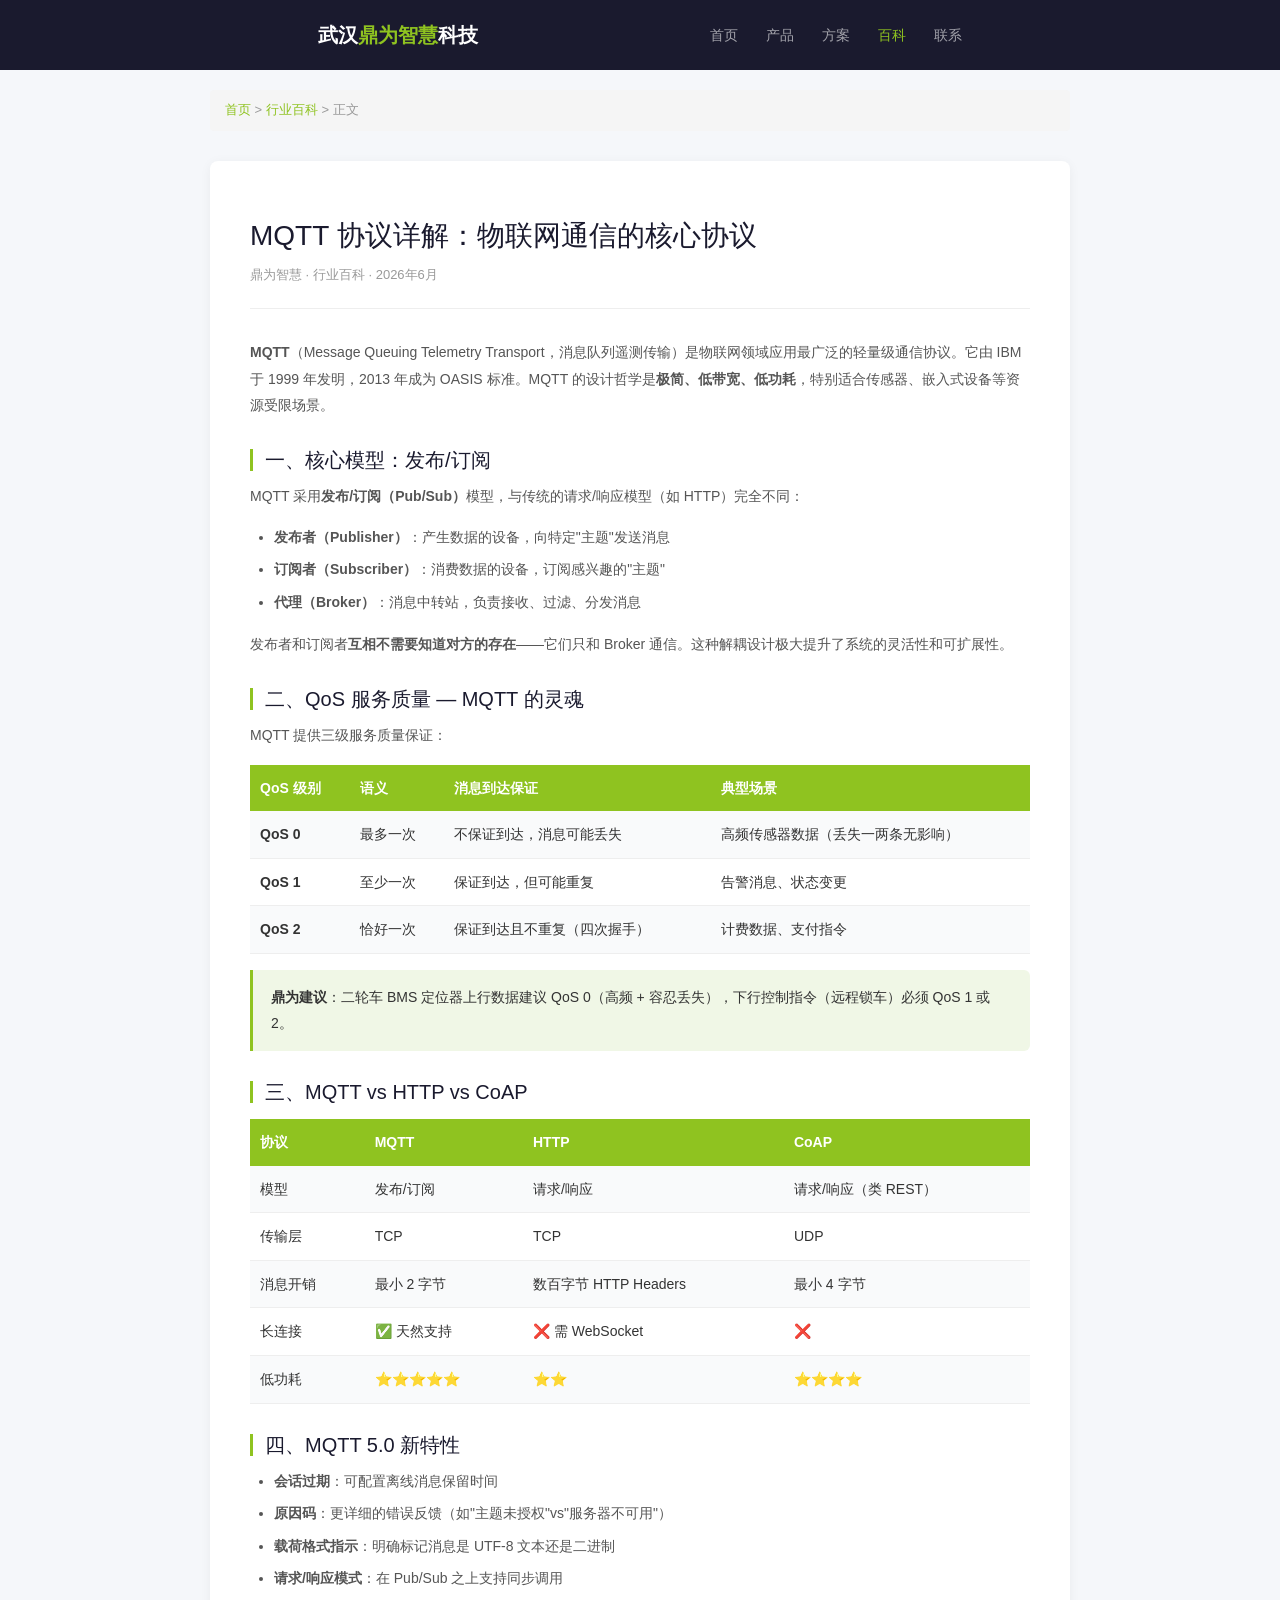
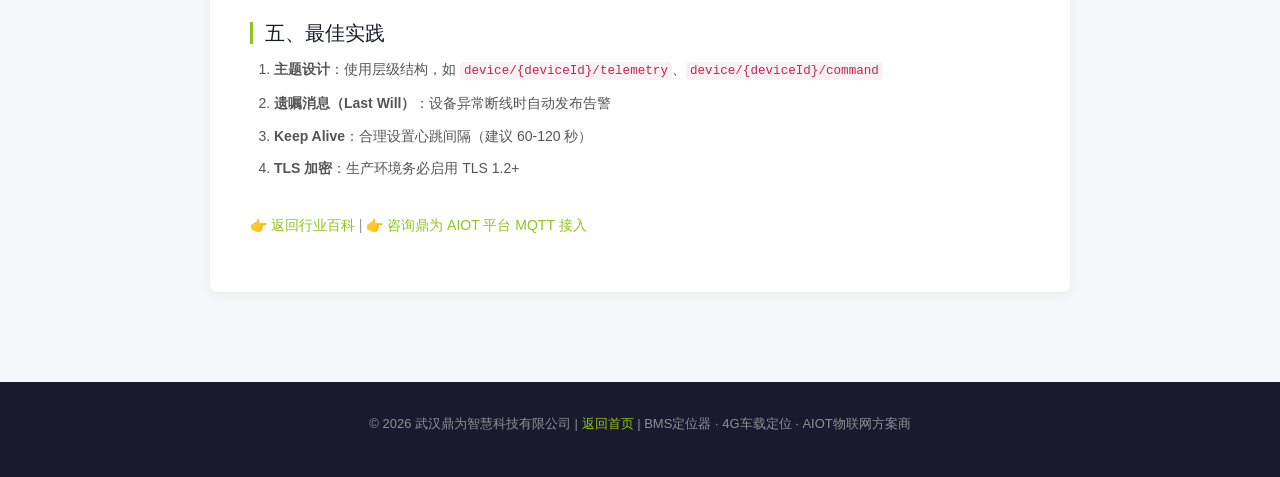
<file: wiki-mqtt.html>
<!DOCTYPE html>
<html lang="zh-CN">
<head>
<meta charset="UTF-8">
<meta name="viewport" content="width=device-width, initial-scale=1.0">
<title>MQTT 协议详解：物联网通信的核心协议 — 鼎为智慧行业百科</title>
<meta name="description" content="全面解析 MQTT 协议：发布/订阅模型、QoS 服务质量等级、主题设计、遗嘱消息、与 HTTP/CoAP 对比。物联网开发者必读。">
<meta name="keywords" content="MQTT协议,MQTT详解,发布订阅,QoS,MQTT broker,物联网协议,MQTT vs HTTP,CoAP">
<link href="https://cdn.jsdelivr.net/npm/bootstrap@3.3.7/dist/css/bootstrap.min.css" rel="stylesheet">
<style>
* { margin: 0; padding: 0; box-sizing: border-box; }
body { font-family: 'Microsoft YaHei','PingFang SC',sans-serif; background: #f5f7fa; color: #333; line-height: 1.9; }
.header { background: #1a1a2e; padding: 16px 0; position: sticky; top: 0; z-index: 100; }
.header .container { display: flex; justify-content: space-between; align-items: center; max-width: 1100px; margin: 0 auto; padding: 0 20px; }
.header .logo a { color: #fff; font-size: 20px; font-weight: 700; text-decoration: none; }
.header .logo a span { color: #8fc320; }
.header .nav a { color: rgba(255,255,255,0.6); margin-left: 24px; font-size: 14px; text-decoration: none; transition: color .3s; }
.header .nav a:hover,.header .nav a.active { color: #8fc320; }
.container { max-width: 900px; margin: 0 auto; padding: 0 20px; }
.article { background: #fff; border-radius: 8px; padding: 40px; margin: 30px auto; box-shadow: 0 2px 12px rgba(0,0,0,0.05); }
.article h1 { font-size: 28px; color: #1a1a2e; margin-bottom: 12px; }
.article .meta { color: #999; font-size: 13px; margin-bottom: 30px; padding-bottom: 20px; border-bottom: 1px solid #eee; }
.article h2 { font-size: 20px; color: #1a1a2e; margin: 30px 0 12px; padding-left: 12px; border-left: 3px solid #8fc320; }
.article h3 { font-size: 17px; color: #333; margin: 20px 0 8px; }
.article p { margin-bottom: 14px; color: #555; }
.article ul,.article ol { margin: 10px 0 16px 24px; color: #555; }
.article li { margin-bottom: 6px; }
.article table { width: 100%; border-collapse: collapse; margin: 16px 0; font-size: 14px; }
.article table th { background: #8fc320; color: #fff; padding: 10px; text-align: left; }
.article table td { padding: 10px; border-bottom: 1px solid #eee; }
.article table tr:nth-child(even) td { background: #f9fafb; }
.article .highlight { background: #f0f7e6; border-left: 3px solid #8fc320; padding: 14px 18px; margin: 16px 0; border-radius: 0 6px 6px 0; }
.article .highlight p { margin: 0; color: #333; }
.article a { color: #8fc320; text-decoration: none; }
.article a:hover { text-decoration: underline; }
.footer { background: #1a1a2e; color: rgba(255,255,255,0.5); text-align: center; padding: 30px 20px; margin-top: 60px; font-size: 13px; }
.footer a { color: #8fc320; }
@media (max-width: 768px) {
  .article { padding: 24px 16px; }
  .article h1 { font-size: 22px; }
  .article h2 { font-size: 17px; }
  .header .nav a { margin-left: 12px; font-size: 13px; }
}
/* Wiki list page */
.wiki-grid { display: grid; grid-template-columns: repeat(2, 1fr); gap: 20px; margin-top: 30px; }
.wiki-card { background: #fff; border-radius: 8px; padding: 28px 24px; box-shadow: 0 2px 8px rgba(0,0,0,0.04); transition: transform .3s,box-shadow .3s; text-decoration: none; display: block; }
.wiki-card:hover { transform: translateY(-3px); box-shadow: 0 6px 20px rgba(0,0,0,0.08); text-decoration: none; }
.wiki-card .wc-icon { font-size: 32px; margin-bottom: 10px; }
.wiki-card h3 { color: #1a1a2e; font-size: 18px; margin-bottom: 8px; }
.wiki-card p { color: #888; font-size: 14px; line-height: 1.6; }
.wiki-card .wc-tag { display: inline-block; background: #f0f7e6; color: #8fc320; font-size: 11px; padding: 2px 10px; border-radius: 12px; margin-top: 10px; font-weight: 600; }
@media (max-width: 768px) { .wiki-grid { grid-template-columns: 1fr; } }
.breadcrumb { font-size: 13px; color: #999; margin: 20px 0 0; }
.breadcrumb a { color: #8fc320; }
</style>
</head>
<body>
<div class="header"><div class="container">
<div class="logo"><a href="index.html">武汉<span>鼎为智慧</span>科技</a></div>
<div class="nav">
<a href="index.html">首页</a>
<a href="index.html#service">产品</a>
<a href="index.html#work">方案</a>
<a href="wiki.html" class="active">百科</a>
<a href="index.html#contact">联系</a>
</div></div></div>

<div class="container">
<div class="breadcrumb"><a href="index.html">首页</a> &gt; <a href="wiki.html">行业百科</a> &gt; 正文</div>
<div class="article">

<h1>MQTT 协议详解：物联网通信的核心协议</h1>
<div class="meta">鼎为智慧 · 行业百科 · 2026年6月</div>

<p><strong>MQTT</strong>（Message Queuing Telemetry Transport，消息队列遥测传输）是物联网领域应用最广泛的轻量级通信协议。它由 IBM 于 1999 年发明，2013 年成为 OASIS 标准。MQTT 的设计哲学是<strong>极简、低带宽、低功耗</strong>，特别适合传感器、嵌入式设备等资源受限场景。</p>

<h2>一、核心模型：发布/订阅</h2>
<p>MQTT 采用<strong>发布/订阅（Pub/Sub）</strong>模型，与传统的请求/响应模型（如 HTTP）完全不同：</p>
<ul>
<li><strong>发布者（Publisher）</strong>：产生数据的设备，向特定"主题"发送消息</li>
<li><strong>订阅者（Subscriber）</strong>：消费数据的设备，订阅感兴趣的"主题"</li>
<li><strong>代理（Broker）</strong>：消息中转站，负责接收、过滤、分发消息</li>
</ul>
<p>发布者和订阅者<strong>互相不需要知道对方的存在</strong>——它们只和 Broker 通信。这种解耦设计极大提升了系统的灵活性和可扩展性。</p>

<h2>二、QoS 服务质量 — MQTT 的灵魂</h2>
<p>MQTT 提供三级服务质量保证：</p>
<table>
<tr><th>QoS 级别</th><th>语义</th><th>消息到达保证</th><th>典型场景</th></tr>
<tr><td><strong>QoS 0</strong></td><td>最多一次</td><td>不保证到达，消息可能丢失</td><td>高频传感器数据（丢失一两条无影响）</td></tr>
<tr><td><strong>QoS 1</strong></td><td>至少一次</td><td>保证到达，但可能重复</td><td>告警消息、状态变更</td></tr>
<tr><td><strong>QoS 2</strong></td><td>恰好一次</td><td>保证到达且不重复（四次握手）</td><td>计费数据、支付指令</td></tr>
</table>

<div class="highlight"><p><strong>鼎为建议</strong>：二轮车 BMS 定位器上行数据建议 QoS 0（高频 + 容忍丢失），下行控制指令（远程锁车）必须 QoS 1 或 2。</p></div>

<h2>三、MQTT vs HTTP vs CoAP</h2>
<table>
<tr><th>协议</th><th>MQTT</th><th>HTTP</th><th>CoAP</th></tr>
<tr><td>模型</td><td>发布/订阅</td><td>请求/响应</td><td>请求/响应（类 REST）</td></tr>
<tr><td>传输层</td><td>TCP</td><td>TCP</td><td>UDP</td></tr>
<tr><td>消息开销</td><td>最小 2 字节</td><td>数百字节 HTTP Headers</td><td>最小 4 字节</td></tr>
<tr><td>长连接</td><td>✅ 天然支持</td><td>❌ 需 WebSocket</td><td>❌</td></tr>
<tr><td>低功耗</td><td>⭐⭐⭐⭐⭐</td><td>⭐⭐</td><td>⭐⭐⭐⭐</td></tr>
</table>

<h2>四、MQTT 5.0 新特性</h2>
<ul>
<li><strong>会话过期</strong>：可配置离线消息保留时间</li>
<li><strong>原因码</strong>：更详细的错误反馈（如"主题未授权"vs"服务器不可用"）</li>
<li><strong>载荷格式指示</strong>：明确标记消息是 UTF-8 文本还是二进制</li>
<li><strong>请求/响应模式</strong>：在 Pub/Sub 之上支持同步调用</li>
</ul>

<h2>五、最佳实践</h2>
<ol>
<li><strong>主题设计</strong>：使用层级结构，如 <code>device/{deviceId}/telemetry</code>、<code>device/{deviceId}/command</code></li>
<li><strong>遗嘱消息（Last Will）</strong>：设备异常断线时自动发布告警</li>
<li><strong>Keep Alive</strong>：合理设置心跳间隔（建议 60-120 秒）</li>
<li><strong>TLS 加密</strong>：生产环境务必启用 TLS 1.2+</li>
</ol>

<p style="margin-top:30px;color:#999;">👉 <a href="wiki.html">返回行业百科</a> | 👉 <a href="index.html#contact">咨询鼎为 AIOT 平台 MQTT 接入</a></p>

</div>
</div>

<div class="footer">
  <p>© 2026 武汉鼎为智慧科技有限公司 | <a href="index.html">返回首页</a> | BMS定位器 · 4G车载定位 · AIOT物联网方案商</p>
</div>
</body></html>
</file>
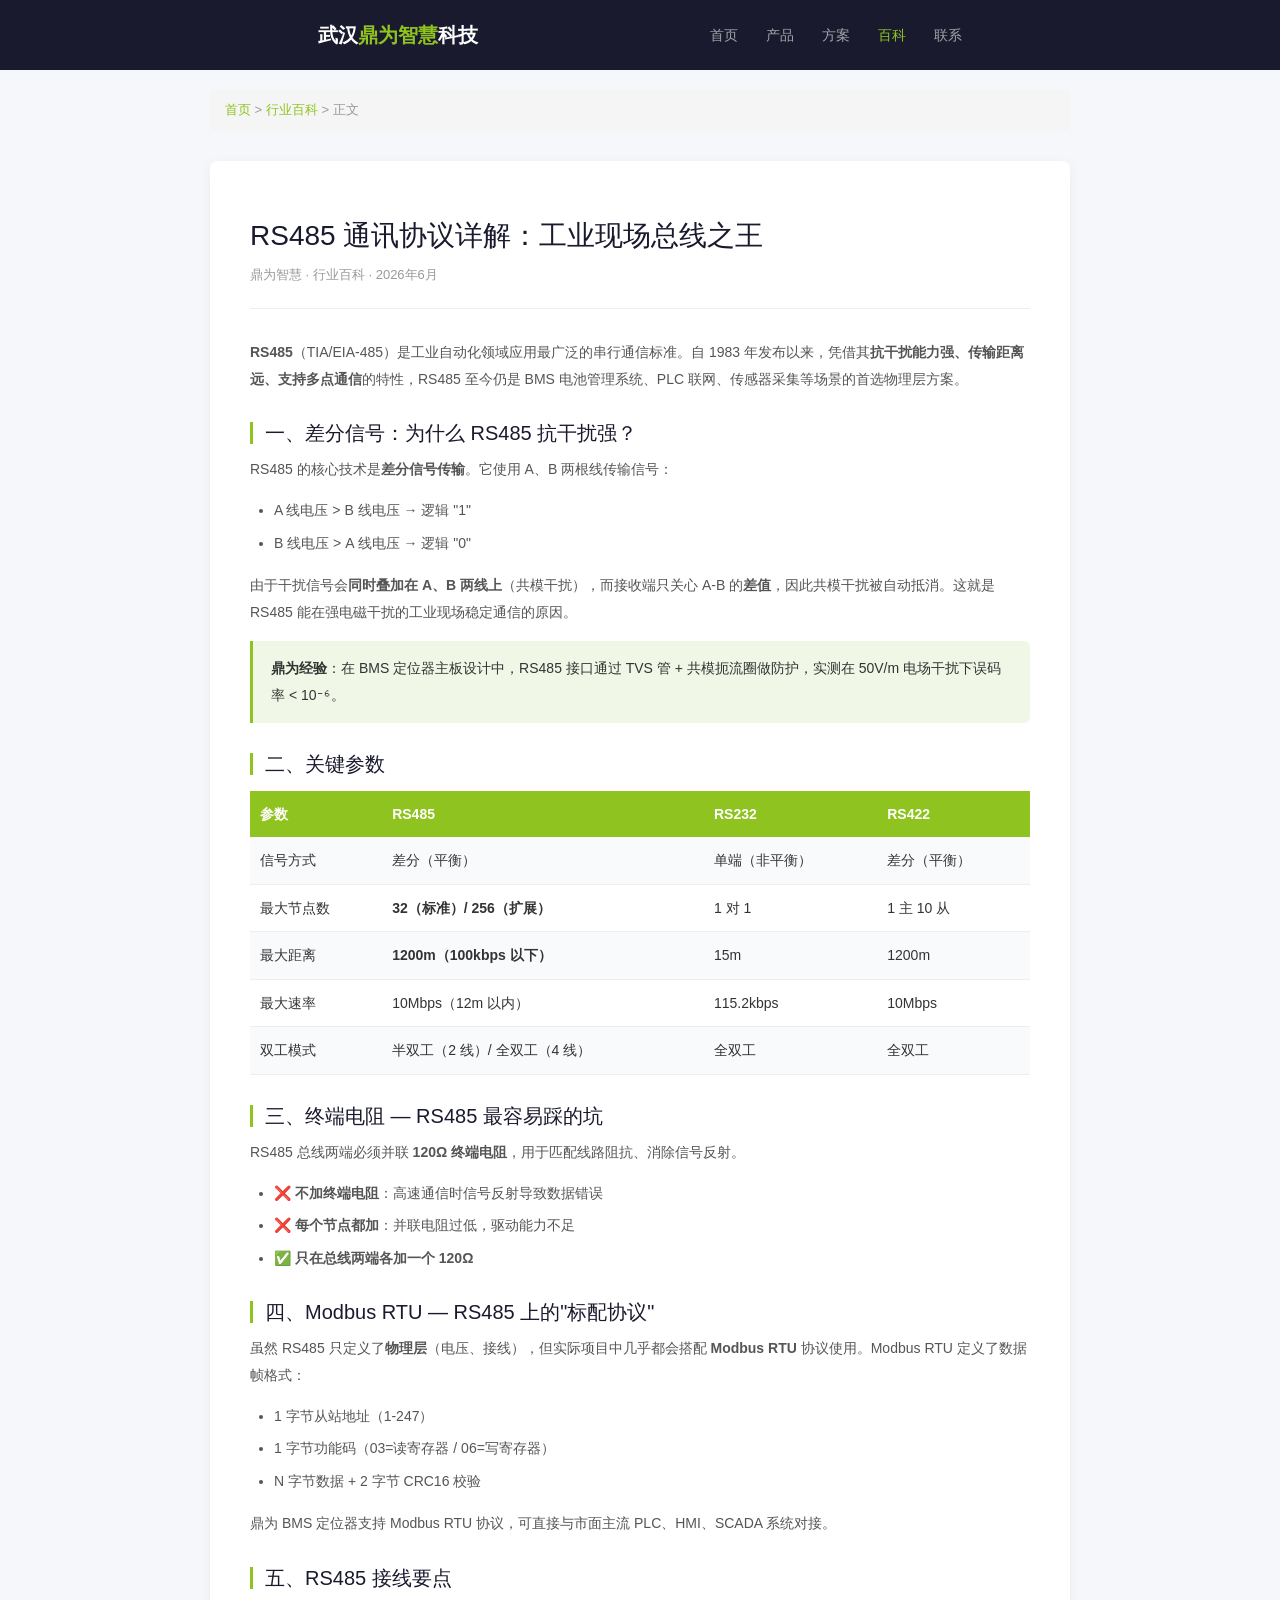
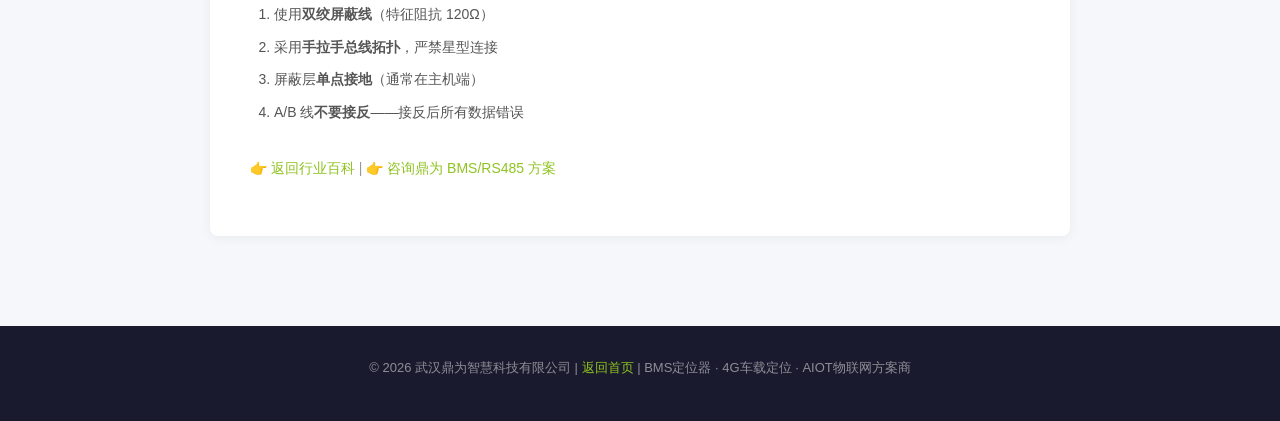
<file: wiki-rs485.html>
<!DOCTYPE html>
<html lang="zh-CN">
<head>
<meta charset="UTF-8">
<meta name="viewport" content="width=device-width, initial-scale=1.0">
<title>RS485 通讯协议详解：工业现场总线之王 — 鼎为智慧行业百科</title>
<meta name="description" content="全面解析 RS485 通信协议：差分信号原理、多点通信拓扑、终端电阻、与 RS232/RS422 对比、Modbus RTU 在 RS485 上的应用。">
<meta name="keywords" content="RS485,RS485协议,RS485通讯,差分信号,Modbus RTU,终端电阻,RS232,RS422,串口通信,工业总线">
<link href="https://cdn.jsdelivr.net/npm/bootstrap@3.3.7/dist/css/bootstrap.min.css" rel="stylesheet">
<style>
* { margin: 0; padding: 0; box-sizing: border-box; }
body { font-family: 'Microsoft YaHei','PingFang SC',sans-serif; background: #f5f7fa; color: #333; line-height: 1.9; }
.header { background: #1a1a2e; padding: 16px 0; position: sticky; top: 0; z-index: 100; }
.header .container { display: flex; justify-content: space-between; align-items: center; max-width: 1100px; margin: 0 auto; padding: 0 20px; }
.header .logo a { color: #fff; font-size: 20px; font-weight: 700; text-decoration: none; }
.header .logo a span { color: #8fc320; }
.header .nav a { color: rgba(255,255,255,0.6); margin-left: 24px; font-size: 14px; text-decoration: none; transition: color .3s; }
.header .nav a:hover,.header .nav a.active { color: #8fc320; }
.container { max-width: 900px; margin: 0 auto; padding: 0 20px; }
.article { background: #fff; border-radius: 8px; padding: 40px; margin: 30px auto; box-shadow: 0 2px 12px rgba(0,0,0,0.05); }
.article h1 { font-size: 28px; color: #1a1a2e; margin-bottom: 12px; }
.article .meta { color: #999; font-size: 13px; margin-bottom: 30px; padding-bottom: 20px; border-bottom: 1px solid #eee; }
.article h2 { font-size: 20px; color: #1a1a2e; margin: 30px 0 12px; padding-left: 12px; border-left: 3px solid #8fc320; }
.article h3 { font-size: 17px; color: #333; margin: 20px 0 8px; }
.article p { margin-bottom: 14px; color: #555; }
.article ul,.article ol { margin: 10px 0 16px 24px; color: #555; }
.article li { margin-bottom: 6px; }
.article table { width: 100%; border-collapse: collapse; margin: 16px 0; font-size: 14px; }
.article table th { background: #8fc320; color: #fff; padding: 10px; text-align: left; }
.article table td { padding: 10px; border-bottom: 1px solid #eee; }
.article table tr:nth-child(even) td { background: #f9fafb; }
.article .highlight { background: #f0f7e6; border-left: 3px solid #8fc320; padding: 14px 18px; margin: 16px 0; border-radius: 0 6px 6px 0; }
.article .highlight p { margin: 0; color: #333; }
.article a { color: #8fc320; text-decoration: none; }
.article a:hover { text-decoration: underline; }
.footer { background: #1a1a2e; color: rgba(255,255,255,0.5); text-align: center; padding: 30px 20px; margin-top: 60px; font-size: 13px; }
.footer a { color: #8fc320; }
@media (max-width: 768px) {
  .article { padding: 24px 16px; }
  .article h1 { font-size: 22px; }
  .article h2 { font-size: 17px; }
  .header .nav a { margin-left: 12px; font-size: 13px; }
}
/* Wiki list page */
.wiki-grid { display: grid; grid-template-columns: repeat(2, 1fr); gap: 20px; margin-top: 30px; }
.wiki-card { background: #fff; border-radius: 8px; padding: 28px 24px; box-shadow: 0 2px 8px rgba(0,0,0,0.04); transition: transform .3s,box-shadow .3s; text-decoration: none; display: block; }
.wiki-card:hover { transform: translateY(-3px); box-shadow: 0 6px 20px rgba(0,0,0,0.08); text-decoration: none; }
.wiki-card .wc-icon { font-size: 32px; margin-bottom: 10px; }
.wiki-card h3 { color: #1a1a2e; font-size: 18px; margin-bottom: 8px; }
.wiki-card p { color: #888; font-size: 14px; line-height: 1.6; }
.wiki-card .wc-tag { display: inline-block; background: #f0f7e6; color: #8fc320; font-size: 11px; padding: 2px 10px; border-radius: 12px; margin-top: 10px; font-weight: 600; }
@media (max-width: 768px) { .wiki-grid { grid-template-columns: 1fr; } }
.breadcrumb { font-size: 13px; color: #999; margin: 20px 0 0; }
.breadcrumb a { color: #8fc320; }
</style>
</head>
<body>
<div class="header"><div class="container">
<div class="logo"><a href="index.html">武汉<span>鼎为智慧</span>科技</a></div>
<div class="nav">
<a href="index.html">首页</a>
<a href="index.html#service">产品</a>
<a href="index.html#work">方案</a>
<a href="wiki.html" class="active">百科</a>
<a href="index.html#contact">联系</a>
</div></div></div>

<div class="container">
<div class="breadcrumb"><a href="index.html">首页</a> &gt; <a href="wiki.html">行业百科</a> &gt; 正文</div>
<div class="article">

<h1>RS485 通讯协议详解：工业现场总线之王</h1>
<div class="meta">鼎为智慧 · 行业百科 · 2026年6月</div>

<p><strong>RS485</strong>（TIA/EIA-485）是工业自动化领域应用最广泛的串行通信标准。自 1983 年发布以来，凭借其<strong>抗干扰能力强、传输距离远、支持多点通信</strong>的特性，RS485 至今仍是 BMS 电池管理系统、PLC 联网、传感器采集等场景的首选物理层方案。</p>

<h2>一、差分信号：为什么 RS485 抗干扰强？</h2>
<p>RS485 的核心技术是<strong>差分信号传输</strong>。它使用 A、B 两根线传输信号：</p>
<ul>
<li>A 线电压 > B 线电压 → 逻辑 "1"</li>
<li>B 线电压 > A 线电压 → 逻辑 "0"</li>
</ul>
<p>由于干扰信号会<strong>同时叠加在 A、B 两线上</strong>（共模干扰），而接收端只关心 A-B 的<strong>差值</strong>，因此共模干扰被自动抵消。这就是 RS485 能在强电磁干扰的工业现场稳定通信的原因。</p>

<div class="highlight"><p><strong>鼎为经验</strong>：在 BMS 定位器主板设计中，RS485 接口通过 TVS 管 + 共模扼流圈做防护，实测在 50V/m 电场干扰下误码率 < 10⁻⁶。</p></div>

<h2>二、关键参数</h2>
<table>
<tr><th>参数</th><th>RS485</th><th>RS232</th><th>RS422</th></tr>
<tr><td>信号方式</td><td>差分（平衡）</td><td>单端（非平衡）</td><td>差分（平衡）</td></tr>
<tr><td>最大节点数</td><td><strong>32（标准）/ 256（扩展）</strong></td><td>1 对 1</td><td>1 主 10 从</td></tr>
<tr><td>最大距离</td><td><strong>1200m（100kbps 以下）</strong></td><td>15m</td><td>1200m</td></tr>
<tr><td>最大速率</td><td>10Mbps（12m 以内）</td><td>115.2kbps</td><td>10Mbps</td></tr>
<tr><td>双工模式</td><td>半双工（2 线）/ 全双工（4 线）</td><td>全双工</td><td>全双工</td></tr>
</table>

<h2>三、终端电阻 — RS485 最容易踩的坑</h2>
<p>RS485 总线两端必须并联 <strong>120Ω 终端电阻</strong>，用于匹配线路阻抗、消除信号反射。</p>
<ul>
<li>❌ <strong>不加终端电阻</strong>：高速通信时信号反射导致数据错误</li>
<li>❌ <strong>每个节点都加</strong>：并联电阻过低，驱动能力不足</li>
<li>✅ <strong>只在总线两端各加一个 120Ω</strong></li>
</ul>

<h2>四、Modbus RTU — RS485 上的"标配协议"</h2>
<p>虽然 RS485 只定义了<strong>物理层</strong>（电压、接线），但实际项目中几乎都会搭配 <strong>Modbus RTU</strong> 协议使用。Modbus RTU 定义了数据帧格式：</p>
<ul>
<li>1 字节从站地址（1-247）</li>
<li>1 字节功能码（03=读寄存器 / 06=写寄存器）</li>
<li>N 字节数据 + 2 字节 CRC16 校验</li>
</ul>
<p>鼎为 BMS 定位器支持 Modbus RTU 协议，可直接与市面主流 PLC、HMI、SCADA 系统对接。</p>

<h2>五、RS485 接线要点</h2>
<ol>
<li>使用<strong>双绞屏蔽线</strong>（特征阻抗 120Ω）</li>
<li>采用<strong>手拉手总线拓扑</strong>，严禁星型连接</li>
<li>屏蔽层<strong>单点接地</strong>（通常在主机端）</li>
<li>A/B 线<strong>不要接反</strong>——接反后所有数据错误</li>
</ol>

<p style="margin-top:30px;color:#999;">👉 <a href="wiki.html">返回行业百科</a> | 👉 <a href="index.html#contact">咨询鼎为 BMS/RS485 方案</a></p>

</div>
</div>

<div class="footer">
  <p>© 2026 武汉鼎为智慧科技有限公司 | <a href="index.html">返回首页</a> | BMS定位器 · 4G车载定位 · AIOT物联网方案商</p>
</div>
</body></html>
</file>
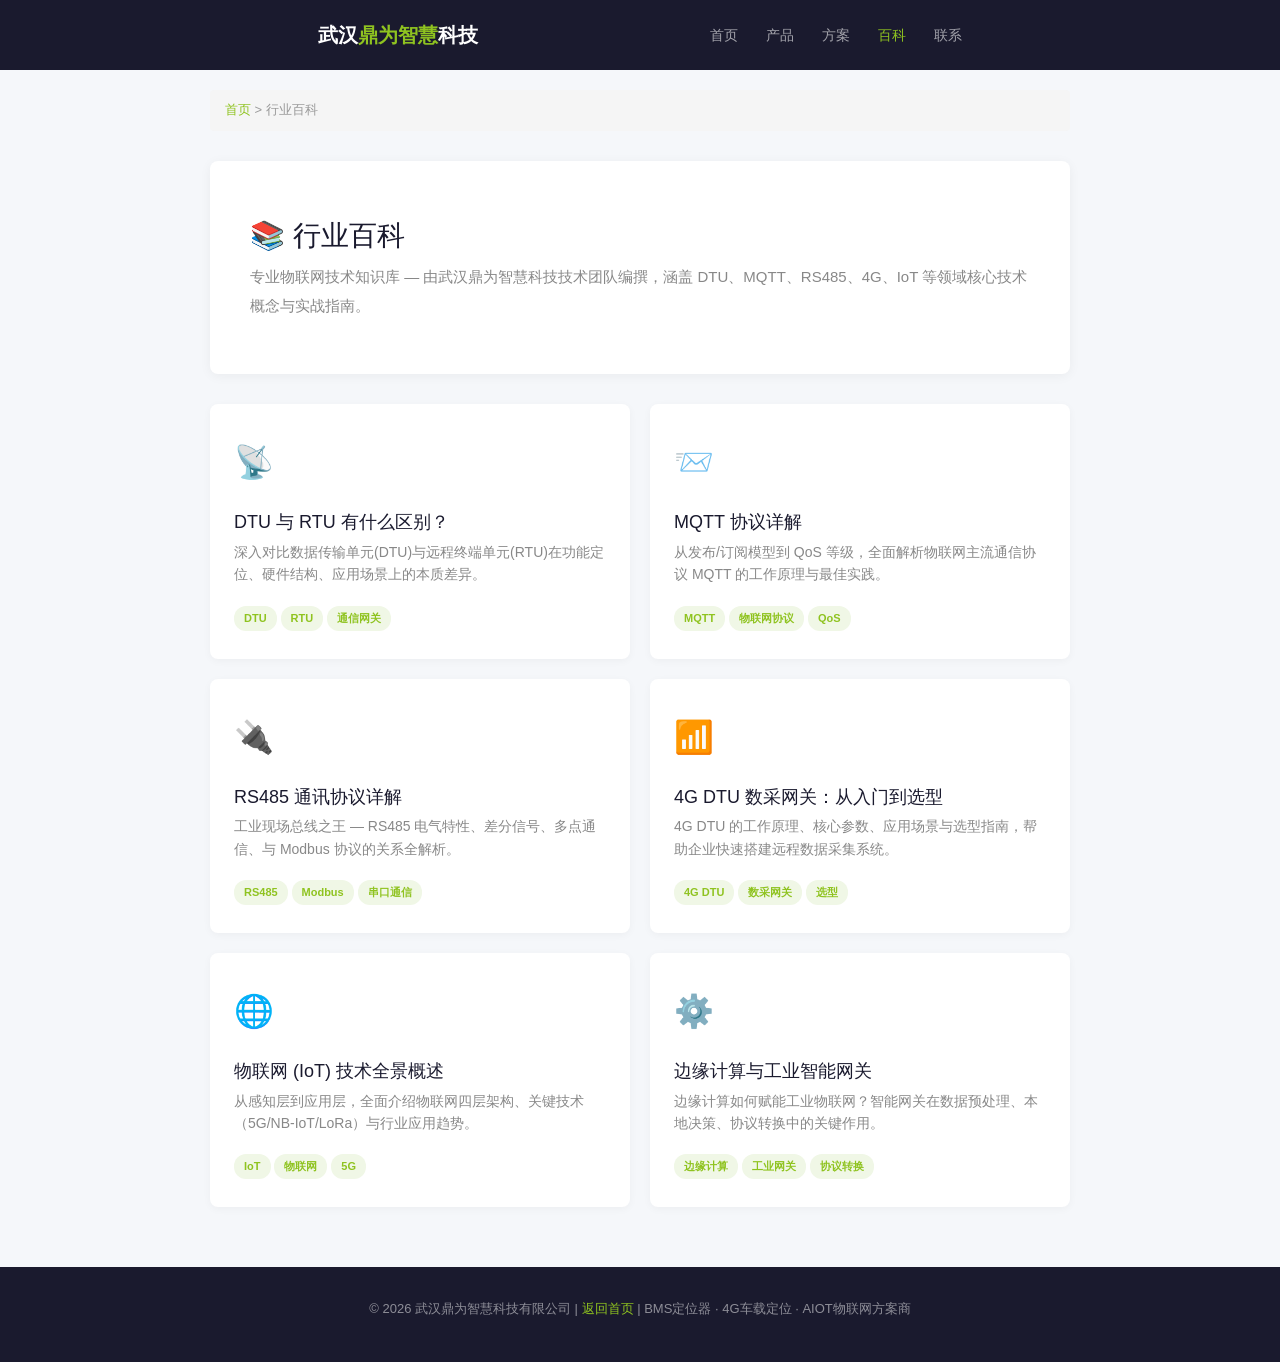
<file: wiki.html>
<!DOCTYPE html>
<html lang="zh-CN">
<head>
<meta charset="UTF-8">
<meta name="viewport" content="width=device-width, initial-scale=1.0">
<title>行业百科 — 武汉鼎为智慧科技 | DTU · MQTT · RS485 · 4G · IoT 技术知识库</title>
<meta name="description" content="鼎为智慧行业百科：DTU/RTU区别、MQTT协议详解、RS485通讯、4G DTU数采网关、物联网IoT技术、边缘计算网关，专业物联网技术知识库。">
<meta name="keywords" content="DTU,RTU,MQTT协议,RS485通讯,4G DTU,数采网关,物联网,IoT,边缘计算,Modbus,工业网关,无线通信">
<link href="https://cdn.jsdelivr.net/npm/bootstrap@3.3.7/dist/css/bootstrap.min.css" rel="stylesheet">
<style>
* { margin: 0; padding: 0; box-sizing: border-box; }
body { font-family: 'Microsoft YaHei','PingFang SC',sans-serif; background: #f5f7fa; color: #333; line-height: 1.9; }
.header { background: #1a1a2e; padding: 16px 0; position: sticky; top: 0; z-index: 100; }
.header .container { display: flex; justify-content: space-between; align-items: center; max-width: 1100px; margin: 0 auto; padding: 0 20px; }
.header .logo a { color: #fff; font-size: 20px; font-weight: 700; text-decoration: none; }
.header .logo a span { color: #8fc320; }
.header .nav a { color: rgba(255,255,255,0.6); margin-left: 24px; font-size: 14px; text-decoration: none; transition: color .3s; }
.header .nav a:hover,.header .nav a.active { color: #8fc320; }
.container { max-width: 900px; margin: 0 auto; padding: 0 20px; }
.article { background: #fff; border-radius: 8px; padding: 40px; margin: 30px auto; box-shadow: 0 2px 12px rgba(0,0,0,0.05); }
.article h1 { font-size: 28px; color: #1a1a2e; margin-bottom: 12px; }
.article .meta { color: #999; font-size: 13px; margin-bottom: 30px; padding-bottom: 20px; border-bottom: 1px solid #eee; }
.article h2 { font-size: 20px; color: #1a1a2e; margin: 30px 0 12px; padding-left: 12px; border-left: 3px solid #8fc320; }
.article h3 { font-size: 17px; color: #333; margin: 20px 0 8px; }
.article p { margin-bottom: 14px; color: #555; }
.article ul,.article ol { margin: 10px 0 16px 24px; color: #555; }
.article li { margin-bottom: 6px; }
.article table { width: 100%; border-collapse: collapse; margin: 16px 0; font-size: 14px; }
.article table th { background: #8fc320; color: #fff; padding: 10px; text-align: left; }
.article table td { padding: 10px; border-bottom: 1px solid #eee; }
.article table tr:nth-child(even) td { background: #f9fafb; }
.article .highlight { background: #f0f7e6; border-left: 3px solid #8fc320; padding: 14px 18px; margin: 16px 0; border-radius: 0 6px 6px 0; }
.article .highlight p { margin: 0; color: #333; }
.article a { color: #8fc320; text-decoration: none; }
.article a:hover { text-decoration: underline; }
.footer { background: #1a1a2e; color: rgba(255,255,255,0.5); text-align: center; padding: 30px 20px; margin-top: 60px; font-size: 13px; }
.footer a { color: #8fc320; }
@media (max-width: 768px) {
  .article { padding: 24px 16px; }
  .article h1 { font-size: 22px; }
  .article h2 { font-size: 17px; }
  .header .nav a { margin-left: 12px; font-size: 13px; }
}
/* Wiki list page */
.wiki-grid { display: grid; grid-template-columns: repeat(2, 1fr); gap: 20px; margin-top: 30px; }
.wiki-card { background: #fff; border-radius: 8px; padding: 28px 24px; box-shadow: 0 2px 8px rgba(0,0,0,0.04); transition: transform .3s,box-shadow .3s; text-decoration: none; display: block; }
.wiki-card:hover { transform: translateY(-3px); box-shadow: 0 6px 20px rgba(0,0,0,0.08); text-decoration: none; }
.wiki-card .wc-icon { font-size: 32px; margin-bottom: 10px; }
.wiki-card h3 { color: #1a1a2e; font-size: 18px; margin-bottom: 8px; }
.wiki-card p { color: #888; font-size: 14px; line-height: 1.6; }
.wiki-card .wc-tag { display: inline-block; background: #f0f7e6; color: #8fc320; font-size: 11px; padding: 2px 10px; border-radius: 12px; margin-top: 10px; font-weight: 600; }
@media (max-width: 768px) { .wiki-grid { grid-template-columns: 1fr; } }
.breadcrumb { font-size: 13px; color: #999; margin: 20px 0 0; }
.breadcrumb a { color: #8fc320; }
</style>
</head>
<body>
<div class="header"><div class="container">
<div class="logo"><a href="index.html">武汉<span>鼎为智慧</span>科技</a></div>
<div class="nav">
<a href="index.html">首页</a>
<a href="index.html#service">产品</a>
<a href="index.html#work">方案</a>
<a href="wiki.html" class="active">百科</a>
<a href="index.html#contact">联系</a>
</div></div></div>

<div class="container">
<div class="breadcrumb"><a href="index.html">首页</a> &gt; 行业百科</div>
<div class="article">
<h1>📚 行业百科</h1>
<p style="color:#888;font-size:15px;">专业物联网技术知识库 — 由武汉鼎为智慧科技技术团队编撰，涵盖 DTU、MQTT、RS485、4G、IoT 等领域核心技术概念与实战指南。</p>
</div>
<div class="wiki-grid">
<a href="wiki-dtu.html" class="wiki-card">
<div class="wc-icon">📡</div>
<h3>DTU 与 RTU 有什么区别？</h3>
<p>深入对比数据传输单元(DTU)与远程终端单元(RTU)在功能定位、硬件结构、应用场景上的本质差异。</p>
<span class="wc-tag">DTU</span> <span class="wc-tag">RTU</span> <span class="wc-tag">通信网关</span>
</a>
<a href="wiki-mqtt.html" class="wiki-card">
<div class="wc-icon">📨</div>
<h3>MQTT 协议详解</h3>
<p>从发布/订阅模型到 QoS 等级，全面解析物联网主流通信协议 MQTT 的工作原理与最佳实践。</p>
<span class="wc-tag">MQTT</span> <span class="wc-tag">物联网协议</span> <span class="wc-tag">QoS</span>
</a>
<a href="wiki-rs485.html" class="wiki-card">
<div class="wc-icon">🔌</div>
<h3>RS485 通讯协议详解</h3>
<p>工业现场总线之王 — RS485 电气特性、差分信号、多点通信、与 Modbus 协议的关系全解析。</p>
<span class="wc-tag">RS485</span> <span class="wc-tag">Modbus</span> <span class="wc-tag">串口通信</span>
</a>
<a href="wiki-4g-dtu.html" class="wiki-card">
<div class="wc-icon">📶</div>
<h3>4G DTU 数采网关：从入门到选型</h3>
<p>4G DTU 的工作原理、核心参数、应用场景与选型指南，帮助企业快速搭建远程数据采集系统。</p>
<span class="wc-tag">4G DTU</span> <span class="wc-tag">数采网关</span> <span class="wc-tag">选型</span>
</a>
<a href="wiki-iot.html" class="wiki-card">
<div class="wc-icon">🌐</div>
<h3>物联网 (IoT) 技术全景概述</h3>
<p>从感知层到应用层，全面介绍物联网四层架构、关键技术（5G/NB-IoT/LoRa）与行业应用趋势。</p>
<span class="wc-tag">IoT</span> <span class="wc-tag">物联网</span> <span class="wc-tag">5G</span>
</a>
<a href="wiki-edge.html" class="wiki-card">
<div class="wc-icon">⚙️</div>
<h3>边缘计算与工业智能网关</h3>
<p>边缘计算如何赋能工业物联网？智能网关在数据预处理、本地决策、协议转换中的关键作用。</p>
<span class="wc-tag">边缘计算</span> <span class="wc-tag">工业网关</span> <span class="wc-tag">协议转换</span>
</a>
</div>
</div>

<div class="footer">
  <p>© 2026 武汉鼎为智慧科技有限公司 | <a href="index.html">返回首页</a> | BMS定位器 · 4G车载定位 · AIOT物联网方案商</p>
</div>
</body></html>
</file>
<file: iot/assets/index-Dc1T6SW4.css>
*{box-sizing:border-box;margin:0;padding:0}body{-webkit-font-smoothing:antialiased;-moz-osx-font-smoothing:grayscale;background:#f0f2f5;font-family:-apple-system,BlinkMacSystemFont,Segoe UI,Roboto,PingFang SC,Microsoft YaHei,Helvetica Neue,sans-serif}#root{min-height:100vh}::-webkit-scrollbar{width:6px;height:6px}::-webkit-scrollbar-thumb{background:#c1c1c1;border-radius:3px}::-webkit-scrollbar-track{background:0 0}.map-container{border-radius:8px;width:100%;height:500px;overflow:hidden}.soc-high .ant-progress-bg{background-color:#52c41a!important}.soc-medium .ant-progress-bg{background-color:#faad14!important}.soc-low .ant-progress-bg{background-color:#ff4d4f!important}.hoverable-card{transition:all .3s}.hoverable-card:hover{transform:translateY(-2px);box-shadow:0 4px 12px #0000001f}.leaflet-pane,.leaflet-tile,.leaflet-marker-icon,.leaflet-marker-shadow,.leaflet-tile-container,.leaflet-pane>svg,.leaflet-pane>canvas,.leaflet-zoom-box,.leaflet-image-layer,.leaflet-layer{position:absolute;top:0;left:0}.leaflet-container{overflow:hidden}.leaflet-tile,.leaflet-marker-icon,.leaflet-marker-shadow{-webkit-user-select:none;user-select:none;-webkit-user-drag:none}.leaflet-tile::selection{background:0 0}.leaflet-safari .leaflet-tile{image-rendering:-webkit-optimize-contrast}.leaflet-safari .leaflet-tile-container{-webkit-transform-origin:0 0;width:1600px;height:1600px}.leaflet-marker-icon,.leaflet-marker-shadow{display:block}.leaflet-container .leaflet-overlay-pane svg{max-width:none!important;max-height:none!important}.leaflet-container .leaflet-marker-pane img,.leaflet-container .leaflet-shadow-pane img,.leaflet-container .leaflet-tile-pane img,.leaflet-container img.leaflet-image-layer,.leaflet-container .leaflet-tile{width:auto;padding:0;max-width:none!important;max-height:none!important}.leaflet-container img.leaflet-tile{mix-blend-mode:plus-lighter}.leaflet-container.leaflet-touch-zoom{-ms-touch-action:pan-x pan-y;touch-action:pan-x pan-y}.leaflet-container.leaflet-touch-drag{-ms-touch-action:pinch-zoom;touch-action:none;touch-action:pinch-zoom}.leaflet-container.leaflet-touch-drag.leaflet-touch-zoom{-ms-touch-action:none;touch-action:none}.leaflet-container{-webkit-tap-highlight-color:transparent}.leaflet-container a{-webkit-tap-highlight-color:#33b5e566}.leaflet-tile{filter:inherit;visibility:hidden}.leaflet-tile-loaded{visibility:inherit}.leaflet-zoom-box{box-sizing:border-box;z-index:800;width:0;height:0}.leaflet-overlay-pane svg{-moz-user-select:none}.leaflet-pane{z-index:400}.leaflet-tile-pane{z-index:200}.leaflet-overlay-pane{z-index:400}.leaflet-shadow-pane{z-index:500}.leaflet-marker-pane{z-index:600}.leaflet-tooltip-pane{z-index:650}.leaflet-popup-pane{z-index:700}.leaflet-map-pane canvas{z-index:100}.leaflet-map-pane svg{z-index:200}.leaflet-vml-shape{width:1px;height:1px}.lvml{behavior:url(#default#VML);display:inline-block;position:absolute}.leaflet-control{z-index:800;pointer-events:visiblePainted;pointer-events:auto;position:relative}.leaflet-top,.leaflet-bottom{z-index:1000;pointer-events:none;position:absolute}.leaflet-top{top:0}.leaflet-right{right:0}.leaflet-bottom{bottom:0}.leaflet-left{left:0}.leaflet-control{float:left;clear:both}.leaflet-right .leaflet-control{float:right}.leaflet-top .leaflet-control{margin-top:10px}.leaflet-bottom .leaflet-control{margin-bottom:10px}.leaflet-left .leaflet-control{margin-left:10px}.leaflet-right .leaflet-control{margin-right:10px}.leaflet-fade-anim .leaflet-popup{opacity:0;transition:opacity .2s linear}.leaflet-fade-anim .leaflet-map-pane .leaflet-popup{opacity:1}.leaflet-zoom-animated{transform-origin:0 0}svg.leaflet-zoom-animated{will-change:transform}.leaflet-zoom-anim .leaflet-zoom-animated{-webkit-transition:-webkit-transform .25s cubic-bezier(0,0,.25,1);-moz-transition:-moz-transform .25s cubic-bezier(0,0,.25,1);transition:transform .25s cubic-bezier(0,0,.25,1)}.leaflet-zoom-anim .leaflet-tile,.leaflet-pan-anim .leaflet-tile{transition:none}.leaflet-zoom-anim .leaflet-zoom-hide{visibility:hidden}.leaflet-interactive{cursor:pointer}.leaflet-grab{cursor:-webkit-grab;cursor:-moz-grab;cursor:grab}.leaflet-crosshair,.leaflet-crosshair .leaflet-interactive{cursor:crosshair}.leaflet-popup-pane,.leaflet-control{cursor:auto}.leaflet-dragging .leaflet-grab,.leaflet-dragging .leaflet-grab .leaflet-interactive,.leaflet-dragging .leaflet-marker-draggable{cursor:move;cursor:-webkit-grabbing;cursor:-moz-grabbing;cursor:grabbing}.leaflet-marker-icon,.leaflet-marker-shadow,.leaflet-image-layer,.leaflet-pane>svg path,.leaflet-tile-container{pointer-events:none}.leaflet-marker-icon.leaflet-interactive,.leaflet-image-layer.leaflet-interactive,.leaflet-pane>svg path.leaflet-interactive,svg.leaflet-image-layer.leaflet-interactive path{pointer-events:visiblePainted;pointer-events:auto}.leaflet-container{outline-offset:1px;background:#ddd}.leaflet-container a{color:#0078a8}.leaflet-zoom-box{background:#ffffff80;border:2px dotted #38f}.leaflet-container{font-family:Helvetica Neue,Arial,Helvetica,sans-serif;font-size:.75rem;line-height:1.5}.leaflet-bar{border-radius:4px;box-shadow:0 1px 5px #000000a6}.leaflet-bar a{text-align:center;color:#000;background-color:#fff;border-bottom:1px solid #ccc;width:26px;height:26px;line-height:26px;text-decoration:none;display:block}.leaflet-bar a,.leaflet-control-layers-toggle{background-position:50%;background-repeat:no-repeat;display:block}.leaflet-bar a:hover,.leaflet-bar a:focus{background-color:#f4f4f4}.leaflet-bar a:first-child{border-top-left-radius:4px;border-top-right-radius:4px}.leaflet-bar a:last-child{border-bottom:none;border-bottom-right-radius:4px;border-bottom-left-radius:4px}.leaflet-bar a.leaflet-disabled{cursor:default;color:#bbb;background-color:#f4f4f4}.leaflet-touch .leaflet-bar a{width:30px;height:30px;line-height:30px}.leaflet-touch .leaflet-bar a:first-child{border-top-left-radius:2px;border-top-right-radius:2px}.leaflet-touch .leaflet-bar a:last-child{border-bottom-right-radius:2px;border-bottom-left-radius:2px}.leaflet-control-zoom-in,.leaflet-control-zoom-out{text-indent:1px;font:700 18px Lucida Console,Monaco,monospace}.leaflet-touch .leaflet-control-zoom-in,.leaflet-touch .leaflet-control-zoom-out{font-size:22px}.leaflet-control-layers{background:#fff;border-radius:5px;box-shadow:0 1px 5px #0006}.leaflet-control-layers-toggle{background-image:url([data-uri]);width:36px;height:36px}.leaflet-retina .leaflet-control-layers-toggle{background-image:url([data-uri]);background-size:26px 26px}.leaflet-touch .leaflet-control-layers-toggle{width:44px;height:44px}.leaflet-control-layers .leaflet-control-layers-list,.leaflet-control-layers-expanded .leaflet-control-layers-toggle{display:none}.leaflet-control-layers-expanded .leaflet-control-layers-list{display:block;position:relative}.leaflet-control-layers-expanded{color:#333;background:#fff;padding:6px 10px 6px 6px}.leaflet-control-layers-scrollbar{padding-right:5px;overflow:hidden scroll}.leaflet-control-layers-selector{margin-top:2px;position:relative;top:1px}.leaflet-control-layers label{font-size:1.08333em;display:block}.leaflet-control-layers-separator{border-top:1px solid #ddd;height:0;margin:5px -10px 5px -6px}.leaflet-default-icon-path{background-image:url([data-uri])}.leaflet-container .leaflet-control-attribution{background:#fffc;margin:0}.leaflet-control-attribution,.leaflet-control-scale-line{color:#333;padding:0 5px;line-height:1.4}.leaflet-control-attribution a{text-decoration:none}.leaflet-control-attribution a:hover,.leaflet-control-attribution a:focus{text-decoration:underline}.leaflet-attribution-flag{width:1em;height:.6669em;vertical-align:baseline!important;display:inline!important}.leaflet-left .leaflet-control-scale{margin-left:5px}.leaflet-bottom .leaflet-control-scale{margin-bottom:5px}.leaflet-control-scale-line{white-space:nowrap;box-sizing:border-box;text-shadow:1px 1px #fff;background:#fffc;border:2px solid #777;border-top:none;padding:2px 5px 1px;line-height:1.1}.leaflet-control-scale-line:not(:first-child){border-top:2px solid #777;border-bottom:none;margin-top:-2px}.leaflet-control-scale-line:not(:first-child):not(:last-child){border-bottom:2px solid #777}.leaflet-touch .leaflet-control-attribution,.leaflet-touch .leaflet-control-layers,.leaflet-touch .leaflet-bar{box-shadow:none}.leaflet-touch .leaflet-control-layers,.leaflet-touch .leaflet-bar{background-clip:padding-box;border:2px solid #0003}.leaflet-popup{text-align:center;margin-bottom:20px;position:absolute}.leaflet-popup-content-wrapper{text-align:left;border-radius:12px;padding:1px}.leaflet-popup-content{min-height:1px;margin:13px 24px 13px 20px;font-size:1.08333em;line-height:1.3}.leaflet-popup-content p{margin:1.3em 0}.leaflet-popup-tip-container{pointer-events:none;width:40px;height:20px;margin-top:-1px;margin-left:-20px;position:absolute;left:50%;overflow:hidden}.leaflet-popup-tip{pointer-events:auto;width:17px;height:17px;margin:-10px auto 0;padding:1px;transform:rotate(45deg)}.leaflet-popup-content-wrapper,.leaflet-popup-tip{color:#333;background:#fff;box-shadow:0 3px 14px #0006}.leaflet-container a.leaflet-popup-close-button{text-align:center;color:#757575;background:0 0;border:none;width:24px;height:24px;font:16px/24px Tahoma,Verdana,sans-serif;text-decoration:none;position:absolute;top:0;right:0}.leaflet-container a.leaflet-popup-close-button:hover,.leaflet-container a.leaflet-popup-close-button:focus{color:#585858}.leaflet-popup-scrolled{overflow:auto}.leaflet-oldie .leaflet-popup-content-wrapper{-ms-zoom:1}.leaflet-oldie .leaflet-popup-tip{-ms-filter:"progid:DXImageTransform.Microsoft.Matrix(M11=0.70710678, M12=0.70710678, M21=-0.70710678, M22=0.70710678)";width:24px;filter:progid:DXImageTransform.Microsoft.Matrix(M11=.707107, M12=.707107, M21=-.707107, M22=.707107);margin:0 auto}.leaflet-oldie .leaflet-control-zoom,.leaflet-oldie .leaflet-control-layers,.leaflet-oldie .leaflet-popup-content-wrapper,.leaflet-oldie .leaflet-popup-tip{border:1px solid #999}.leaflet-div-icon{background:#fff;border:1px solid #666}.leaflet-tooltip{color:#222;white-space:nowrap;-webkit-user-select:none;user-select:none;pointer-events:none;background-color:#fff;border:1px solid #fff;border-radius:3px;padding:6px;position:absolute;box-shadow:0 1px 3px #0006}.leaflet-tooltip.leaflet-interactive{cursor:pointer;pointer-events:auto}.leaflet-tooltip-top:before,.leaflet-tooltip-bottom:before,.leaflet-tooltip-left:before,.leaflet-tooltip-right:before{pointer-events:none;content:"";background:0 0;border:6px solid #0000;position:absolute}.leaflet-tooltip-bottom{margin-top:6px}.leaflet-tooltip-top{margin-top:-6px}.leaflet-tooltip-bottom:before,.leaflet-tooltip-top:before{margin-left:-6px;left:50%}.leaflet-tooltip-top:before{border-top-color:#fff;margin-bottom:-12px;bottom:0}.leaflet-tooltip-bottom:before{border-bottom-color:#fff;margin-top:-12px;margin-left:-6px;top:0}.leaflet-tooltip-left{margin-left:-6px}.leaflet-tooltip-right{margin-left:6px}.leaflet-tooltip-left:before,.leaflet-tooltip-right:before{margin-top:-6px;top:50%}.leaflet-tooltip-left:before{border-left-color:#fff;margin-right:-12px;right:0}.leaflet-tooltip-right:before{border-right-color:#fff;margin-left:-12px;left:0}@media print{.leaflet-control{-webkit-print-color-adjust:exact;print-color-adjust:exact}}
</file>
